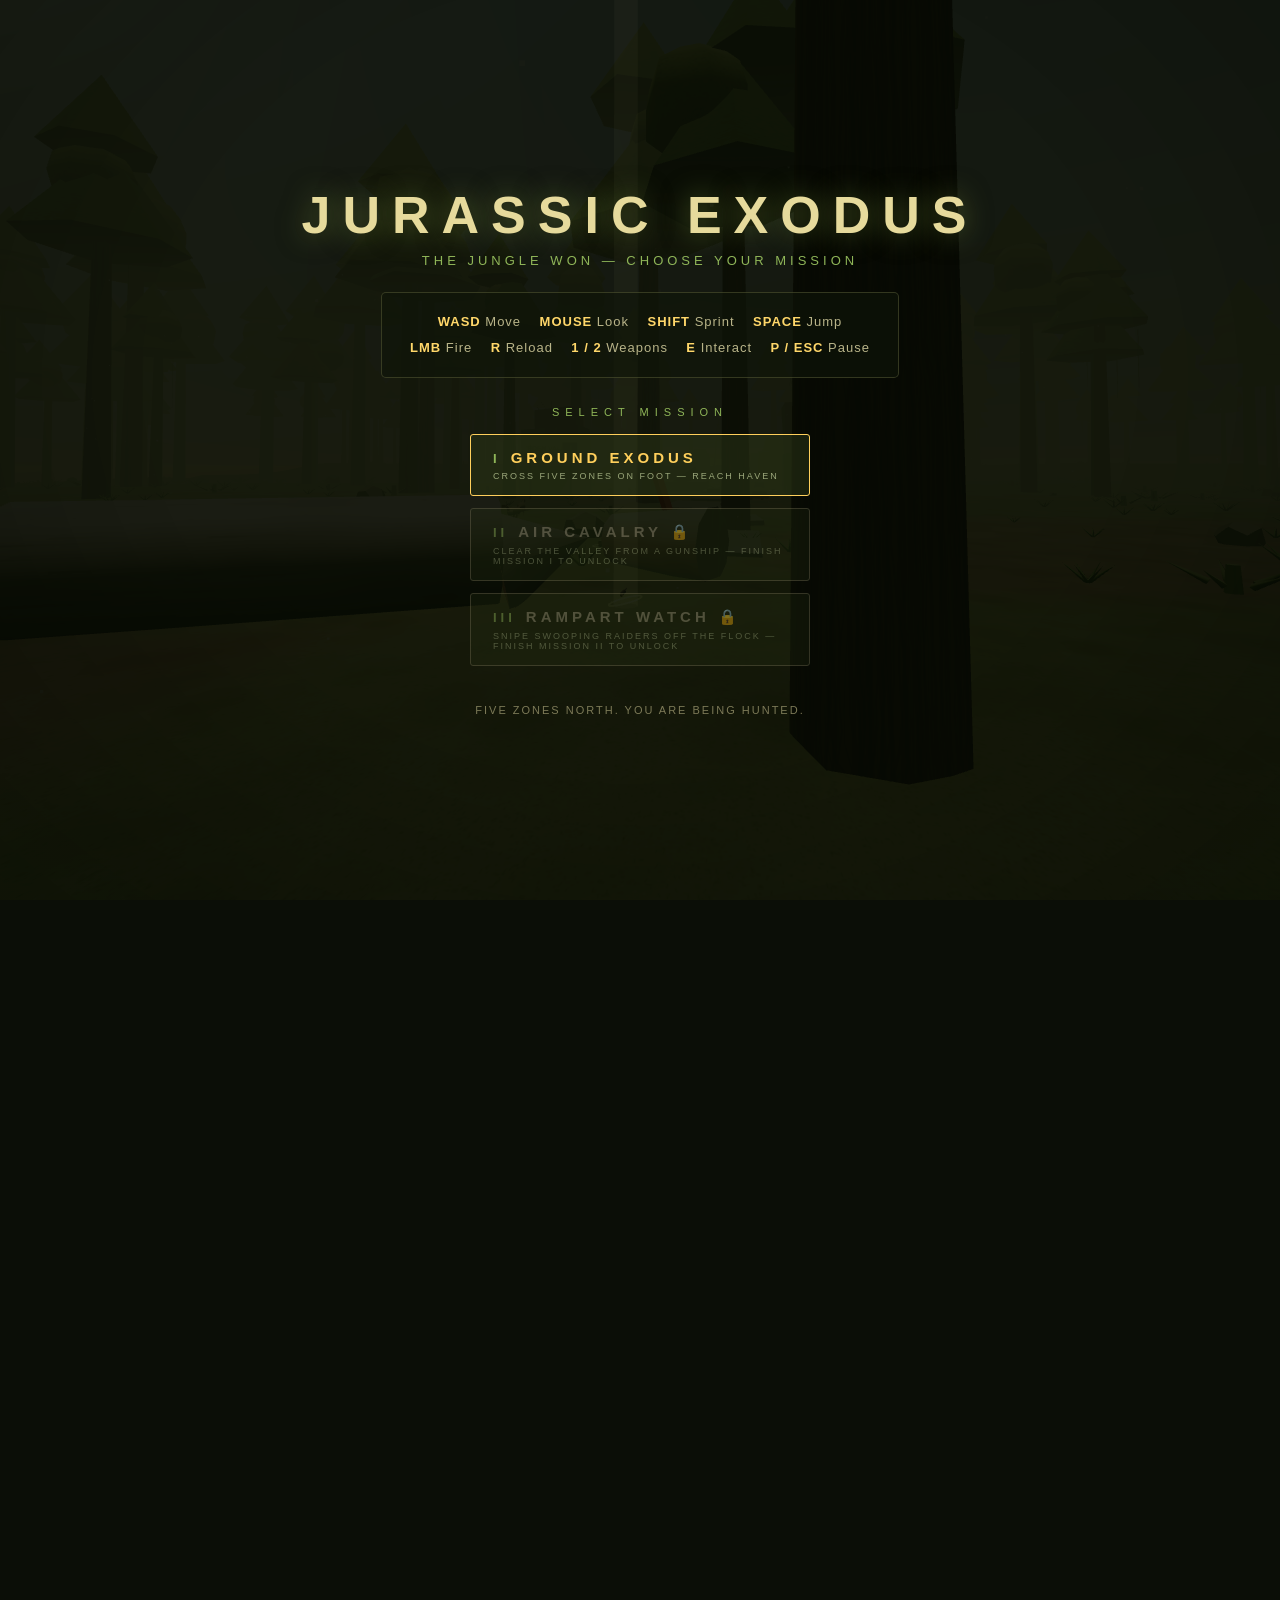
<file: index.html>
<!DOCTYPE html>
<!-- saved from url=(0056)file:///Users/brettadlard/Downloads/jurassic-exodus.html -->
<html lang="en"><head><meta http-equiv="Content-Type" content="text/html; charset=UTF-8">

<meta name="viewport" content="width=device-width,initial-scale=1">
<title>JURASSIC EXODUS</title>
<link rel="stylesheet" href="./styles.css">
</head>
<body>
<div id="o-start" class="ov hidden">
  <h1>JURASSIC EXODUS</h1>
  <div class="sub" id="startSub">The jungle won — choose your mission</div>
  <div class="panel" id="startPanel">
    <b>WASD</b> Move &nbsp;&nbsp; <b>MOUSE</b> Look &nbsp;&nbsp; <b>SHIFT</b> Sprint &nbsp;&nbsp; <b>SPACE</b> Jump<br>
    <b>LMB</b> Fire &nbsp;&nbsp; <b>R</b> Reload &nbsp;&nbsp; <b>1 / 2</b> Weapons &nbsp;&nbsp; <b>E</b> Interact &nbsp;&nbsp; <b>P / ESC</b> Pause
  </div>
  <div id="missionSel">
    <div class="msTitle">Select Mission</div>
    <button class="btn lvlBtn" id="btnLvl1"><span class="lvlNo">I</span>GROUND EXODUS<span class="lvlDesc">Cross five zones on foot — reach Haven</span></button>
    <button class="btn lvlBtn" id="btnLvl2" disabled><span class="lvlNo">II</span>AIR CAVALRY 🔒<span class="lvlDesc">Clear the valley from a gunship — finish Mission I to unlock</span></button>
    <button class="btn lvlBtn" id="btnLvl3" disabled><span class="lvlNo">III</span>RAMPART WATCH 🔒<span class="lvlDesc">Snipe swooping raptors off the flock — finish Mission I to unlock</span></button>
  </div>
  <div class="tiny" id="startTiny">FIVE ZONES NORTH. YOU ARE BEING HUNTED.</div>
</div>
<div id="o-pause" class="ov">
  <h1 style="font-size:32px;letter-spacing:8px">PAUSED</h1>
  <button class="btn" id="btnResume">RESUME</button>
  <div class="btnRow" style="margin-top:14px">
    <button class="btn ghost" id="btnRestartP">RESTART</button>
    <button class="btn ghost" id="btnMenuP">MISSION SELECT</button>
  </div>
</div>
<div id="o-dead" class="ov hidden">
  <h1 id="deadTitle" style="font-size:38px;color:#e0463a;letter-spacing:8px">THE JUNGLE RECLAIMS YOU</h1>
  <div class="sub" id="deadStats"></div>
  <div class="btnRow">
    <button class="btn" id="btnRestartD">TRY AGAIN</button>
    <button class="btn ghost" id="btnMenuD">MISSION SELECT</button>
  </div>
</div>
<div id="o-win" class="ov hidden">
  <h1 id="winTitle" style="font-size:44px;color:#ffd76a">HAVEN</h1>
  <div class="sub" id="winSub">Last sanctuary — the gates close behind you</div>
  <div class="panel" id="winStats"></div>
  <div class="btnRow">
    <button class="btn" id="btnRestartW">RUN IT AGAIN</button>
    <button class="btn ghost" id="btnMenuW">MISSION SELECT</button>
  </div>
</div>
<div id="l2hud" class="hidden">
  <div id="l2obj">ELIMINATE THE PACK</div>
  <div id="l2tr">KILLS <span id="l2kills">0</span></div>
  <div id="l2cross"><span class="rng"></span><span class="ln h"></span><span class="ln v"></span></div>
  <div id="l2warn">OVERHEATED — COOLING</div>
  <div id="l2tut">AUTOPILOT ENGAGED &nbsp;&nbsp; MOUSE — AIM &nbsp;&nbsp; LMB — CHAIN GUN</div>
  <div id="l2dmg"></div>
  <div id="l2bl">
    <div class="brow"><span class="blab">HEAT</span><div class="bar"><div id="l2heatIn" style="width:0%"></div></div></div>
  </div>
</div>
<div id="l3hud" class="hidden">
  <div id="l3obj">DEFEND THE FLOCK</div>
  <div id="l3tr">RAIDERS <span id="l3kills">0 / 18</span></div>
  <div id="l3sheepRow">FLOCK <span id="l3sheep">14 / 14</span></div>
  <div id="l3cross"><span class="rng"></span><span class="ln h"></span><span class="ln v"></span></div>
  <div id="l3scope"><div class="l3scl h"></div><div class="l3scl v"></div><div id="l3scDot"></div></div>
  <div id="l3warn">SHEEP TAKEN</div>
  <div id="l3tut">WASD — WALK THE RAMPART &nbsp; MOUSE — AIM &nbsp; LMB — FIRE &nbsp; RMB — SCOPE &nbsp; R — RELOAD</div>
  <div id="l3dmg"></div>
  <div id="l3br"><div id="l3ammo">8</div><div id="l3res">/ 240</div><div id="l3wname">M40 SCOPED RIFLE</div></div>
</div>
<div id="hud" class="">
  <canvas id="compass" width="480" height="46"></canvas>
  <div id="objText">SCAVENGE A WEAPON FROM THE WRECKAGE</div><div id="objDist">7 m</div>
  <div id="boss" class="hidden"><div id="bossLbl">TYRANT</div><div id="bossOuter"><div id="bossIn"></div></div></div>
  <div id="zoneTitle" style="opacity: 0;"></div>
  <div id="tut" style="opacity: 1;">WASD — MOVE      MOUSE — LOOK</div>
  <div id="interact"></div>
  <div id="ch">
    <div class="chl" id="chT" style="width: 2px; height: 9px; transform: translate(-1px, -24.44px);"></div>
    <div class="chl" id="chB" style="width: 2px; height: 9px; transform: translate(-1px, 15.44px);"></div>
    <div class="chl" id="chL" style="width: 9px; height: 2px; transform: translate(-24.44px, -1px);"></div>
    <div class="chl" id="chR" style="width: 9px; height: 2px; transform: translate(15.44px, -1px);"></div>
    <div id="hitm" style="opacity: 0;"><i></i><i></i></div>
  </div>
  <div id="vig" style="opacity: 0;"></div><div id="avig" style="opacity: 0;"></div>
  <div id="dmgArc" style="opacity: 0;"></div>
  <div id="bl">
    <div class="brow"><span class="blab">HP</span><div class="bar"><div id="hpIn" style="width: 100%; background: linear-gradient(90deg, rgb(95, 138, 54), rgb(166, 199, 95));"></div></div></div>
    <div class="brow"><span class="blab">ST</span><div class="bar"><div id="stIn" style="width: 100%;"></div></div></div>
  </div>
  <div id="br"><div id="ammoBig">--</div><div id="ammoRes">SCAVENGE A WEAPON</div><div id="wname"></div></div>
  <div id="tr">KILLS <span id="kills">0</span></div>
  <div id="killfeed"></div>
  <div id="flnote"></div>
  <div id="scope"><div class="scl" id="sclH"></div><div class="scl" id="sclV"></div><div id="scDot"></div></div>
</div>
<div id="grade"></div>
<script src="./JURASSIC EXODUS_files/three.min.js"></script>
<script src="./js/core.js"></script>
<script src="./js/world.js"></script>
<script src="./js/enemies.js"></script>
<script src="./js/game.js"></script>
<script src="./js/level2.js"></script>
<script src="./js/level3.js"></script>
<script src="./js/boot.js"></script>
<canvas width="1920" height="929" id="c" style="display: block; width: 1920px; height: 929px;"></canvas>


</body></html>
</file>
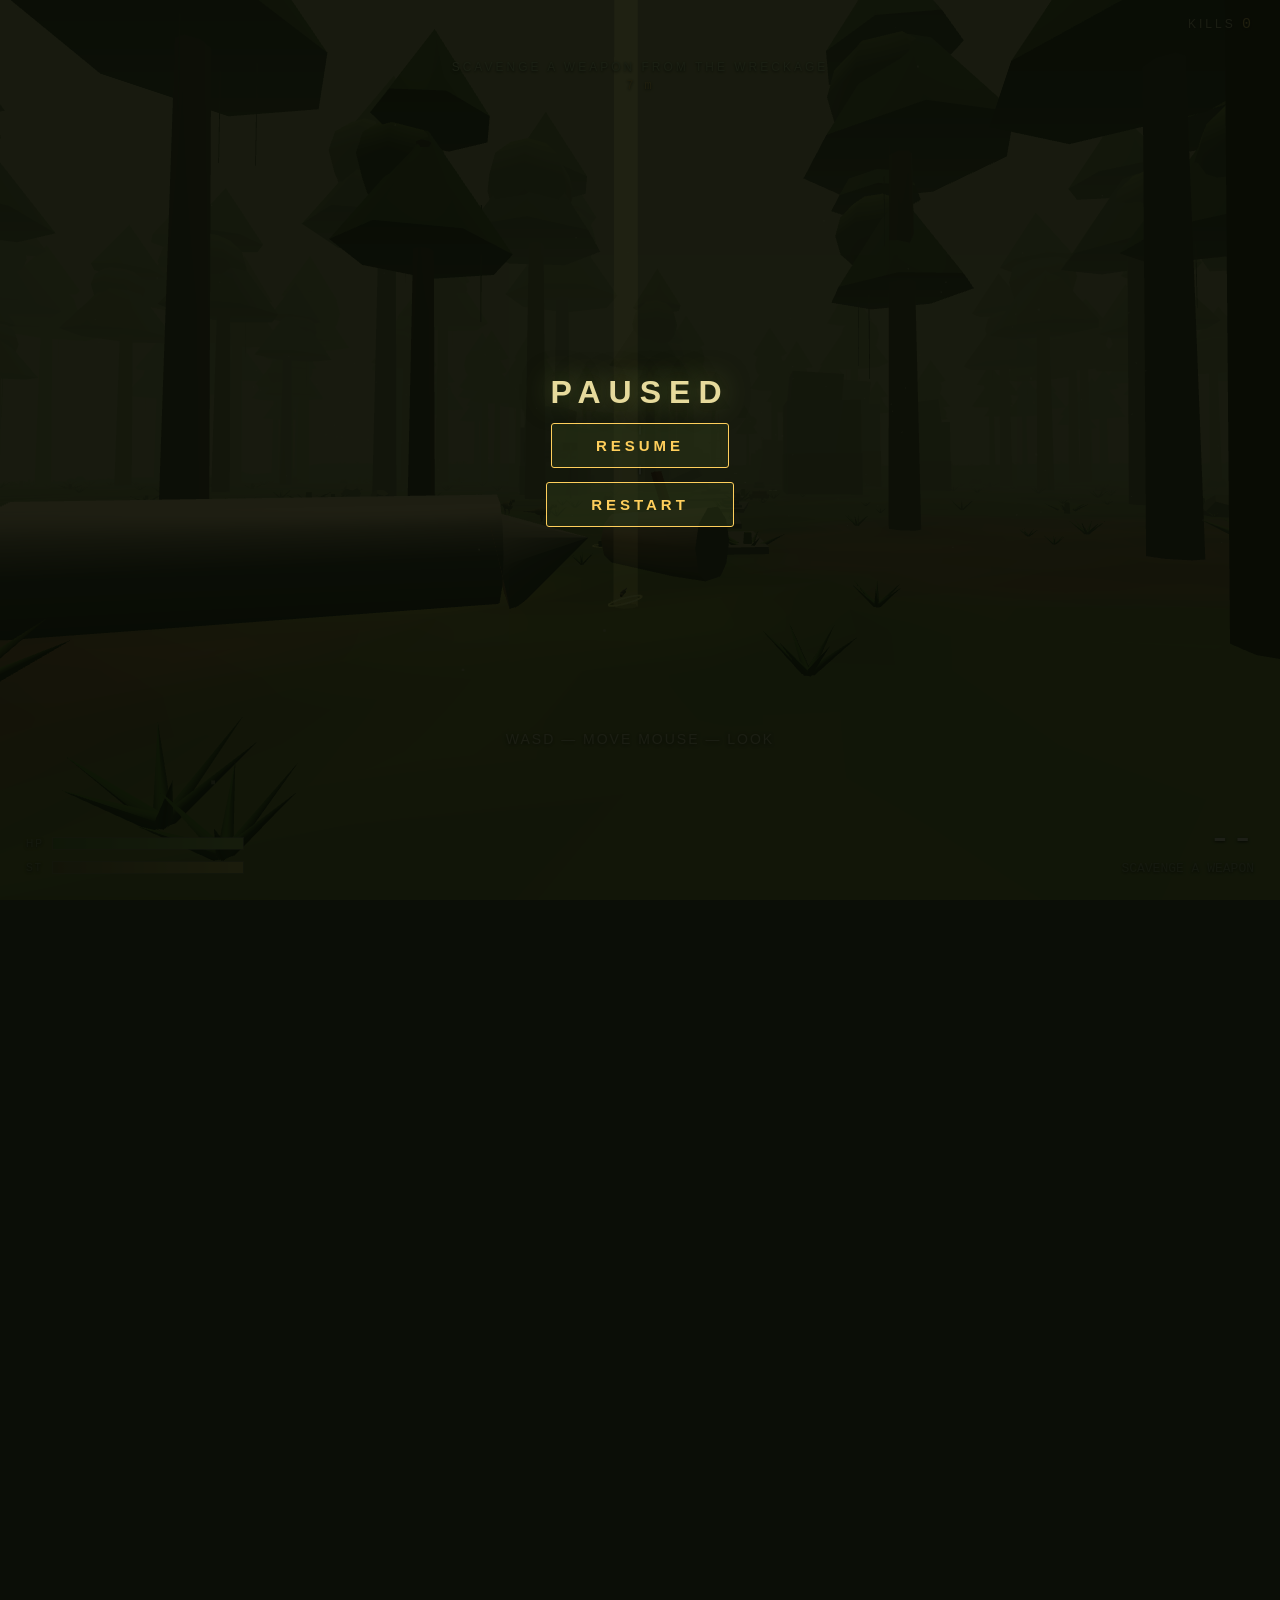
<file: JURASSIC EXODUS.html>
<!DOCTYPE html>
<!-- saved from url=(0056)file:///Users/brettadlard/Downloads/jurassic-exodus.html -->
<html lang="en"><head><meta http-equiv="Content-Type" content="text/html; charset=UTF-8">

<meta name="viewport" content="width=device-width,initial-scale=1">
<title>JURASSIC EXODUS</title>
<style>
html,body{margin:0;padding:0;overflow:hidden;background:#0b0e07;height:100%;font-family:'Segoe UI',Arial,sans-serif;user-select:none;-webkit-user-select:none;cursor:default}
canvas#c{display:block}
.ov{position:fixed;inset:0;display:flex;flex-direction:column;align-items:center;justify-content:center;background:rgba(7,10,4,.9);z-index:30;text-align:center;color:#cfc89a}
.hidden{display:none!important}
.ov h1{font-size:52px;letter-spacing:12px;margin:0 0 8px;color:#e6da9c;text-shadow:0 0 28px rgba(140,170,70,.5);font-weight:800}
.sub{color:#8fb558;letter-spacing:4px;font-size:13px;margin-bottom:24px;text-transform:uppercase}
.panel{background:rgba(14,20,9,.65);border:1px solid rgba(170,170,110,.25);padding:16px 28px;border-radius:5px;margin-bottom:24px;font-size:13px;line-height:2;color:#b9b489;letter-spacing:1px}
.panel b{color:#ffd76a;font-weight:600}
.btn{pointer-events:auto;background:rgba(40,52,22,.55);border:1px solid #ffcf5c;color:#ffcf5c;padding:13px 44px;font-size:15px;letter-spacing:4px;text-transform:uppercase;cursor:pointer;border-radius:3px;transition:background .15s,color .15s;font-weight:700;margin-top:4px}
.btn:hover{background:#ffcf5c;color:#1c2410}
.tiny{margin-top:20px;font-size:11px;color:#7d7a58;letter-spacing:2px}
#hud{position:fixed;inset:0;pointer-events:none;z-index:10}
#compass{position:fixed;top:10px;left:50%;transform:translateX(-50%)}
#objText{position:fixed;top:60px;width:100%;text-align:center;font-size:12px;letter-spacing:3px;color:#cfe3a0;text-shadow:0 1px 3px #000}
#objDist{position:fixed;top:79px;width:100%;text-align:center;font-size:12px;letter-spacing:2px;color:#ffd76a;font-family:Consolas,monospace;text-shadow:0 1px 3px #000}
#boss{position:fixed;top:102px;left:50%;transform:translateX(-50%);width:340px;text-align:center}
#bossLbl{font-size:11px;letter-spacing:8px;color:#e0463a;margin-bottom:3px;text-shadow:0 1px 3px #000}
#bossOuter{height:8px;border:1px solid rgba(224,70,58,.7);background:rgba(0,0,0,.4)}
#bossIn{height:100%;width:100%;background:linear-gradient(90deg,#7a1410,#e0463a)}
#zoneTitle{position:fixed;top:30%;width:100%;text-align:center;font-size:42px;letter-spacing:16px;color:#e8dca2;text-shadow:0 0 30px rgba(0,0,0,.8),0 2px 4px #000;opacity:0;transition:opacity .6s;font-weight:700}
#tut{position:fixed;bottom:17%;width:100%;text-align:center;font-size:14px;letter-spacing:2px;color:#d8d2a4;opacity:0;transition:opacity .4s;text-shadow:0 1px 4px #000}
#interact{position:fixed;bottom:30%;width:100%;text-align:center;font-size:16px;letter-spacing:3px;color:#ffd76a;text-shadow:0 1px 4px #000}
#ch{position:fixed;left:50%;top:50%;width:0;height:0}
.chl{position:absolute;background:#e9e6cb;box-shadow:0 0 3px rgba(0,0,0,.8)}
#hitm{position:absolute;left:0;top:0;opacity:0}
#hitm i{position:absolute;left:-9px;top:-1.5px;width:18px;height:3px;background:#fff;box-shadow:0 0 4px #000}
#hitm i:first-child{transform:rotate(45deg)}#hitm i:last-child{transform:rotate(-45deg)}
#vig{position:fixed;inset:0;box-shadow:inset 0 0 170px 55px rgba(195,18,10,1);opacity:0;pointer-events:none}
#avig{position:fixed;inset:0;box-shadow:inset 0 0 150px 40px rgba(90,200,40,.9);opacity:0;pointer-events:none}
#dmgArc{position:fixed;left:50%;top:50%;width:170px;height:170px;border:4px solid transparent;border-top-color:#ff5040;border-radius:50%;opacity:0}
#bl{position:fixed;left:26px;bottom:24px;text-shadow:0 1px 3px #000}
.brow{margin-top:6px}
.blab{display:inline-block;width:26px;font-size:10px;letter-spacing:2px;color:#9aa67a;vertical-align:middle}
.bar{display:inline-block;width:190px;height:11px;border:1px solid rgba(200,200,160,.45);background:rgba(0,0,0,.4);vertical-align:middle}
.bar div{height:100%;width:100%}
#hpIn{background:linear-gradient(90deg,#5f8a36,#a6c75f)}
#stIn{background:linear-gradient(90deg,#7d7136,#d8c45c)}
#br{position:fixed;right:26px;bottom:20px;text-align:right;text-shadow:0 1px 3px #000}
#ammoBig{font-size:38px;color:#e9e6cb;font-family:Consolas,monospace;line-height:1}
#ammoRes{font-size:13px;color:#9aa67a;font-family:Consolas,monospace;margin-top:2px}
#wname{font-size:10px;letter-spacing:4px;color:#ffd76a;margin-top:4px}
#tr{position:fixed;right:26px;top:16px;font-size:12px;letter-spacing:3px;color:#cfc89a;text-shadow:0 1px 3px #000}
#tr span{color:#ffd76a;font-family:Consolas,monospace;font-size:15px}
#flnote{position:fixed;left:14px;top:12px;font-size:10px;letter-spacing:1px;color:#6d6a4c}
</style>
</head>
<body>
<div id="o-start" class="ov hidden">
  <h1>JURASSIC EXODUS</h1>
  <div class="sub">The jungle won — cross it and reach Haven</div>
  <div class="panel">
    <b>WASD</b> Move &nbsp;&nbsp; <b>MOUSE</b> Look &nbsp;&nbsp; <b>SHIFT</b> Sprint &nbsp;&nbsp; <b>SPACE</b> Jump<br>
    <b>LMB</b> Fire &nbsp;&nbsp; <b>R</b> Reload &nbsp;&nbsp; <b>1 / 2</b> Weapons &nbsp;&nbsp; <b>E</b> Interact &nbsp;&nbsp; <b>P / ESC</b> Pause
  </div>
  <button class="btn" id="btnStart">CLICK TO PLAY</button>
  <div class="tiny">FIVE ZONES NORTH. YOU ARE BEING HUNTED.</div>
</div>
<div id="o-pause" class="ov">
  <h1 style="font-size:32px;letter-spacing:8px">PAUSED</h1>
  <button class="btn" id="btnResume">RESUME</button>
  <button class="btn" id="btnRestartP" style="margin-top:14px">RESTART</button>
</div>
<div id="o-dead" class="ov hidden">
  <h1 style="font-size:38px;color:#e0463a;letter-spacing:8px">THE JUNGLE RECLAIMS YOU</h1>
  <div class="sub" id="deadStats"></div>
  <button class="btn" id="btnRestartD">TRY AGAIN</button>
</div>
<div id="o-win" class="ov hidden">
  <h1 style="font-size:44px;color:#ffd76a">HAVEN</h1>
  <div class="sub">Last sanctuary — the gates close behind you</div>
  <div class="panel" id="winStats"></div>
  <button class="btn" id="btnRestartW">RUN IT AGAIN</button>
</div>
<div id="hud" class="">
  <canvas id="compass" width="480" height="46"></canvas>
  <div id="objText">SCAVENGE A WEAPON FROM THE WRECKAGE</div><div id="objDist">7 m</div>
  <div id="boss" class="hidden"><div id="bossLbl">TYRANT</div><div id="bossOuter"><div id="bossIn"></div></div></div>
  <div id="zoneTitle" style="opacity: 0;"></div>
  <div id="tut" style="opacity: 1;">WASD — MOVE      MOUSE — LOOK</div>
  <div id="interact"></div>
  <div id="ch">
    <div class="chl" id="chT" style="width: 2px; height: 9px; transform: translate(-1px, -24.44px);"></div>
    <div class="chl" id="chB" style="width: 2px; height: 9px; transform: translate(-1px, 15.44px);"></div>
    <div class="chl" id="chL" style="width: 9px; height: 2px; transform: translate(-24.44px, -1px);"></div>
    <div class="chl" id="chR" style="width: 9px; height: 2px; transform: translate(15.44px, -1px);"></div>
    <div id="hitm" style="opacity: 0;"><i></i><i></i></div>
  </div>
  <div id="vig" style="opacity: 0;"></div><div id="avig" style="opacity: 0;"></div>
  <div id="dmgArc" style="opacity: 0;"></div>
  <div id="bl">
    <div class="brow"><span class="blab">HP</span><div class="bar"><div id="hpIn" style="width: 100%; background: linear-gradient(90deg, rgb(95, 138, 54), rgb(166, 199, 95));"></div></div></div>
    <div class="brow"><span class="blab">ST</span><div class="bar"><div id="stIn" style="width: 100%;"></div></div></div>
  </div>
  <div id="br"><div id="ammoBig">--</div><div id="ammoRes">SCAVENGE A WEAPON</div><div id="wname"></div></div>
  <div id="tr">KILLS <span id="kills">0</span></div>
  <div id="flnote"></div>
</div>
<script src="./JURASSIC EXODUS_files/three.min.js"></script>
<script>/*JS_START*/
'use strict';
/* ============================== HELPERS ============================== */
const TAU=Math.PI*2;
const UP=new THREE.Vector3(0,1,0);
const _v1=new THREE.Vector3(),_v2=new THREE.Vector3(),_v3=new THREE.Vector3(),_v4=new THREE.Vector3();
const _ray=new THREE.Ray(),_m4=new THREE.Matrix4(),_q=new THREE.Quaternion(),_col=new THREE.Color();
function rand(a,b){return a+Math.random()*(b-a);}
function randi(a,b){return Math.floor(rand(a,b+1));}
function clamp(v,a,b){return v<a?a:(v>b?b:v);}
function lerp(a,b,t){return a+(b-a)*t;}
function wrapAng(a){while(a>Math.PI)a-=TAU;while(a<-Math.PI)a+=TAU;return a;}
function d2(ax,az,bx,bz){const dx=ax-bx,dz=az-bz;return dx*dx+dz*dz;}
function gauss(){return (Math.random()+Math.random()+Math.random())/1.5-1;}

const E={};
const keys={};
const G={state:'MENU',time:0,kills:0,shots:0,hits:0,shake:0,fallback:false,
  waveOn:false,waveT:0,waveSpawnT:0,waveDilo:false,beacon:false,beepT:0,
  objIdx:0,nextRoar:11,heartT:0,vigT:0,avigT:0,dmgArcT:0,dmgWorldAng:0,
  hitT:0,hitKill:false,mouseDown:false,noAudio:false,tutT:0,zoneT:0,objShown:''};

const player={pos:new THREE.Vector3(0,2,228),vel:new THREE.Vector3(),kvel:new THREE.Vector3(),
  yaw:0,pitch:0,hp:100,stam:100,stamCd:0,grounded:false,invuln:0,stagger:0,recoil:0,
  bobT:0,stepT:0,curSpeed:0,inWater:false,weapon:'none',has:{rifle:false,shot:false},r:0.45};

const WPN={
  rifle:{label:'AR-7 SCAVENGED RIFLE',mag:30,magSize:30,res:90,dmg:13,rate:0.115,reload:1.7,
    spread:0.005,bloomAdd:0.011,pellets:1,auto:true,range:150},
  shot:{label:'PUMP SHOTGUN',mag:6,magSize:6,res:18,dmg:9,rate:0.95,reload:2.2,
    spread:0.05,bloomAdd:0.02,pellets:8,auto:false,range:55}};
let fireCd=0,reloadT=0,bloom=0,gunKick=0,switchDip=0;

const enemies=[],acids=[],pickups=[],triggers=[],platforms=[],obsC=[],obsB=[],tracers=[];
let trexRef=null,tutQueue=[];

/* ============================== AUDIO ============================== */
let AC=null,masterGain=null,noiseBuf=null;
function initAudio(){
  if(AC){if(AC.resume)AC.resume();return;}
  const C=window.AudioContext||window.webkitAudioContext;
  if(!C){G.noAudio=true;return;}
  AC=new C();
  masterGain=AC.createGain();masterGain.gain.value=0.5;masterGain.connect(AC.destination);
  const len=AC.sampleRate*2,b=AC.createBuffer(1,len,AC.sampleRate),d=b.getChannelData(0);
  for(let i=0;i<len;i++)d[i]=Math.random()*2-1;
  noiseBuf=b;
  startDrone();
}
function playNoise(dur,freq,vol,type,delay){
  if(!AC||vol<=0.005)return;
  const t=AC.currentTime+(delay||0);
  const s=AC.createBufferSource();s.buffer=noiseBuf;s.loop=true;
  const f=AC.createBiquadFilter();f.type=type||'lowpass';f.frequency.value=freq;f.Q.value=0.8;
  const g=AC.createGain();
  g.gain.setValueAtTime(0.0001,t);g.gain.linearRampToValueAtTime(vol,t+0.008);
  g.gain.exponentialRampToValueAtTime(0.0001,t+dur);
  s.connect(f);f.connect(g);g.connect(masterGain);
  s.start(t);s.stop(t+dur+0.05);
}
function playTone(freq,dur,vol,type,slideTo,delay){
  if(!AC||vol<=0.005)return;
  const t=AC.currentTime+(delay||0);
  const o=AC.createOscillator();o.type=type||'sine';
  o.frequency.setValueAtTime(Math.max(1,freq),t);
  if(slideTo)o.frequency.exponentialRampToValueAtTime(Math.max(1,slideTo),t+dur);
  const g=AC.createGain();
  g.gain.setValueAtTime(0.0001,t);g.gain.linearRampToValueAtTime(vol,t+0.012);
  g.gain.exponentialRampToValueAtTime(0.0001,t+dur);
  o.connect(g);g.connect(masterGain);
  o.start(t);o.stop(t+dur+0.06);
}
function startDrone(){
  if(!AC)return;
  const o=AC.createOscillator();o.type='triangle';o.frequency.value=46;
  const g=AC.createGain();g.gain.value=0.04;
  o.connect(g);g.connect(masterGain);o.start();
  const s=AC.createBufferSource();s.buffer=noiseBuf;s.loop=true;
  const f=AC.createBiquadFilter();f.type='lowpass';f.frequency.value=210;
  const g2=AC.createGain();g2.gain.value=0.045;
  s.connect(f);f.connect(g2);g2.connect(masterGain);s.start();
  const lfo=AC.createOscillator();lfo.frequency.value=0.07;
  const lg=AC.createGain();lg.gain.value=0.02;
  lfo.connect(lg);lg.connect(g2.gain);lfo.start();
}
function distGain(pos,maxD,base){
  const d=Math.sqrt(d2(pos.x,pos.z,player.pos.x,player.pos.z));
  return clamp(base*(1-d/maxD),0,base);
}
function roarSfx(vol,base,dur){
  if(!AC||vol<=0.01)return;
  base=base||70;dur=dur||1.2;
  const t=AC.currentTime;
  [0,7,-9].forEach(function(det){
    const o=AC.createOscillator();o.type='sawtooth';
    o.frequency.setValueAtTime(base+det,t);
    o.frequency.exponentialRampToValueAtTime(base*0.55,t+dur);
    o.detune.value=det*9;
    const f=AC.createBiquadFilter();f.type='lowpass';f.frequency.value=420;
    const g=AC.createGain();
    g.gain.setValueAtTime(0.0001,t);g.gain.linearRampToValueAtTime(vol*0.5,t+0.06);
    g.gain.exponentialRampToValueAtTime(0.0001,t+dur);
    o.connect(f);f.connect(g);g.connect(masterGain);
    o.start(t);o.stop(t+dur+0.1);
  });
  playNoise(dur*0.8,300,vol*0.5);
}
function growlSfx(vol){
  if(vol<=0.01)return;
  roarSfx(vol*0.7,rand(50,62),0.55);
}
function screechSfx(vol){playTone(820,0.42,vol,'sawtooth',1500);playNoise(0.3,2400,vol*0.5,'bandpass');}
function sfxShot(){playNoise(0.15,1800,0.62);playNoise(0.32,260,0.5);playTone(140,0.07,0.2,'square',60);}
function sfxShotgun(){playNoise(0.22,1200,0.8);playNoise(0.45,180,0.65);playTone(90,0.12,0.3,'square',45);}
function sfxDry(){playNoise(0.04,2600,0.16,'bandpass');}
function sfxReload(dur){
  playNoise(0.035,2400,0.2,'bandpass',0.06);
  playNoise(0.04,1700,0.22,'bandpass',dur*0.55);
  playNoise(0.05,2100,0.25,'bandpass',dur*0.92);
}
function sfxStep(loud){
  playNoise(0.07,rand(330,560),loud?0.2:0.1);
}
function sfxPickup(){playTone(620,0.08,0.18,'square');playTone(930,0.1,0.16,'square',0,0.07);}
function sfxMed(){playTone(520,0.12,0.18,'triangle',780);playTone(780,0.16,0.14,'triangle',1040,0.1);}
function sfxHitmark(){playTone(1250,0.035,0.12,'square');}
function sfxKill(){playTone(330,0.13,0.2,'sawtooth',150);}
function sfxGrunt(){playNoise(0.14,420,0.34);playTone(110,0.12,0.22,'sawtooth',70);}
function sfxHeart(){playTone(54,0.1,0.5,'sine');playTone(47,0.1,0.4,'sine',0,0.14);}
function sfxSting(){
  const n=[392,523,659,784,1046];
  for(let i=0;i<n.length;i++)playTone(n[i],0.5,0.16,'triangle',0,i*0.13);
}
function sfxSpit(){playNoise(0.13,900,0.28,'bandpass');playTone(300,0.1,0.12,'sawtooth',140);}
function sfxSplash(){playNoise(0.22,640,0.22);}
function sfxBoom(vol){if(vol<=0.01)return;playTone(38,0.2,vol,'sine');playNoise(0.16,130,vol*0.8);}
function sfxClick(){playNoise(0.03,2200,0.14,'bandpass');}
function sfxBeacon(){playTone(220,0.9,0.26,'sine',880);playTone(440,1.3,0.18,'triangle',1760,0.15);}
function sfxBeep(){playTone(1180,0.06,0.05,'sine');}
function sfxLand(){playNoise(0.09,260,0.22);}

/* ============================== SCENE / RENDERER ============================== */
const renderer=new THREE.WebGLRenderer({antialias:true});
renderer.setPixelRatio(Math.min(window.devicePixelRatio||1,1.5));
renderer.setSize(window.innerWidth,window.innerHeight);
renderer.shadowMap.enabled=true;
renderer.shadowMap.type=THREE.PCFSoftShadowMap;
renderer.domElement.id='c';
document.body.appendChild(renderer.domElement);
const cv=renderer.domElement;

const scene=new THREE.Scene();
scene.background=new THREE.Color(0xbab277);
scene.fog=new THREE.FogExp2(0xa6ab6c,0.0115);

const camera=new THREE.PerspectiveCamera(72,window.innerWidth/window.innerHeight,0.1,420);
camera.rotation.order='YXZ';
scene.add(camera);

const hemi=new THREE.HemisphereLight(0xd8d29a,0x27401f,0.62);
scene.add(hemi);
const sun=new THREE.DirectionalLight(0xffd9a8,1.05);
sun.castShadow=true;
sun.shadow.mapSize.set(1024,1024);
sun.shadow.camera.left=-48;sun.shadow.camera.right=48;
sun.shadow.camera.top=48;sun.shadow.camera.bottom=-48;
sun.shadow.camera.near=4;sun.shadow.camera.far=220;
sun.shadow.bias=-0.0008;
scene.add(sun);scene.add(sun.target);

window.addEventListener('resize',function(){
  camera.aspect=window.innerWidth/window.innerHeight;
  camera.updateProjectionMatrix();
  renderer.setSize(window.innerWidth,window.innerHeight);
});

/* ============================== TERRAIN ============================== */
function groundHeight(x,z){
  let h=Math.sin(x*0.045)*Math.cos(z*0.05)*0.5+Math.sin(x*0.013+z*0.021)*0.7;
  const rd=Math.abs(z);
  if(rd<14)h-=2.5*Math.cos(rd/14*Math.PI*0.5);
  h+=6*Math.exp(-((z+108)*(z+108))/1400);
  return h;
}
function supportHeight(x,z,y){
  let h=groundHeight(x,z);
  for(let i=0;i<platforms.length;i++){const p=platforms[i];
    if(x>p.x0&&x<p.x1&&z>p.z0&&z<p.z1&&p.top>h&&y>p.top-0.7)h=p.top;}
  return h;
}
function addPlatform(x0,x1,z0,z1,top){platforms.push({x0:x0,x1:x1,z0:z0,z1:z1,top:top});}

/* ============================== MATERIALS / BUILD HELPERS ============================== */
function matStd(c,rough,metal,extra){
  const o={color:c,roughness:(rough===undefined?0.9:rough),metalness:metal||0};
  if(extra)for(const k in extra)o[k]=extra[k];
  return new THREE.MeshStandardMaterial(o);
}
function canvasTex(w,h,draw){
  const cnv=document.createElement('canvas');cnv.width=w;cnv.height=h;
  const ctx=cnv.getContext('2d');
  if(ctx)draw(ctx,w,h);
  const tx=new THREE.CanvasTexture(cnv);
  return tx;
}
function mergeGeos(items){
  const pos=[],norm=[],nm=new THREE.Matrix3(),v=new THREE.Vector3();
  for(let i=0;i<items.length;i++){
    const it=items[i];
    const g=it.g.index?it.g.toNonIndexed():it.g;
    const p=g.attributes.position,n=g.attributes.normal;
    nm.getNormalMatrix(it.m);
    for(let j=0;j<p.count;j++){
      v.fromBufferAttribute(p,j).applyMatrix4(it.m);pos.push(v.x,v.y,v.z);
      v.fromBufferAttribute(n,j).applyNormalMatrix(nm);norm.push(v.x,v.y,v.z);
    }
  }
  const out=new THREE.BufferGeometry();
  out.setAttribute('position',new THREE.Float32BufferAttribute(pos,3));
  out.setAttribute('normal',new THREE.Float32BufferAttribute(norm,3));
  return out;
}
function tMat(x,y,z,ry,s){
  _q.setFromEuler(new THREE.Euler(0,ry||0,0));
  return new THREE.Matrix4().compose(new THREE.Vector3(x,y,z),_q.clone(),new THREE.Vector3(s||1,s||1,s||1));
}
function addObsC(x,z,r){obsC.push({x:x,z:z,r:r});}
function addObsB(mesh,pad){
  mesh.updateWorldMatrix(true,true);
  const b3=new THREE.Box3().setFromObject(mesh);
  if(pad)b3.expandByScalar(pad);
  obsB.push({x0:b3.min.x,x1:b3.max.x,y0:b3.min.y,y1:b3.max.y,z0:b3.min.z,z1:b3.max.z,box3:b3});
}
const KEEPOUT=[{x:0,z:228,r:7},{x:1.5,z:221,r:4},{x:8,z:0,r:12},{x:-6,z:-108,r:10},
  {x:0,z:-228,r:14},{x:-10,z:224,r:10},{x:0,z:-176,r:9}];
function inKeepout(x,z,extra){
  for(let i=0;i<KEEPOUT.length;i++){const k=KEEPOUT[i];
    if(d2(x,z,k.x,k.z)<(k.r+(extra||0))*(k.r+(extra||0)))return true;}
  return false;
}
function inCanyonWalls(x,z){return z<-146&&z>-216&&Math.abs(x)>15;}

function buildTerrain(){
  const seg=96,size=500;
  const geo=new THREE.PlaneGeometry(size,size,seg,seg);
  geo.rotateX(-Math.PI/2);
  const p=geo.attributes.position,colors=[];
  const c=new THREE.Color();
  for(let i=0;i<p.count;i++){
    const x=p.getX(i),z=p.getZ(i);
    const h=groundHeight(x,z);
    p.setY(i,h);
    if(h<-0.8)c.setHex(0x5b4a33);
    else if(h>4)c.setHex(0x6e6c56);
    else c.setHex(0x47592b);
    c.offsetHSL(rand(-0.015,0.015),rand(-0.04,0.04),rand(-0.03,0.03));
    colors.push(c.r,c.g,c.b);
  }
  geo.setAttribute('color',new THREE.Float32BufferAttribute(colors,3));
  geo.computeVertexNormals();
  const m=new THREE.Mesh(geo,new THREE.MeshStandardMaterial({vertexColors:true,roughness:1,metalness:0}));
  m.receiveShadow=true;
  scene.add(m);
  const water=new THREE.Mesh(new THREE.PlaneGeometry(500,27),
    new THREE.MeshStandardMaterial({color:0x33503f,roughness:0.25,metalness:0.15,transparent:true,opacity:0.8}));
  water.rotation.x=-Math.PI/2;water.position.set(0,-1.05,0);
  scene.add(water);
}

/* ============================== VEGETATION (INSTANCED) ============================== */
function fillInstanced(mesh,count,place){
  let i=0,guard=0;
  while(i<count&&guard<count*30){
    guard++;
    const t=place();
    if(!t)continue;
    mesh.setMatrixAt(i,t);
    i++;
  }
  mesh.count=i;
  mesh.instanceMatrix.needsUpdate=true;
  mesh.frustumCulled=false;
  scene.add(mesh);
}
function randLandSpot(margin){
  const x=rand(-240,240),z=rand(-240,240);
  if(Math.abs(z)<15)return null;
  if(inCanyonWalls(x,z))return null;
  if(z<-216&&z>-244)return null;
  if(inKeepout(x,z,margin||0))return null;
  return {x:x,z:z};
}
function buildVegetation(){
  // colossal trees
  const trunkGeo=new THREE.CylinderGeometry(0.75,1.15,34,7);
  const trunkMat=matStd(0x4c3a26,0.95);
  const trunks=new THREE.InstancedMesh(trunkGeo,trunkMat,140);
  trunks.castShadow=true;
  const canGeoA=new THREE.ConeGeometry(7.5,11,7);
  const canMatA=matStd(0x2f4a1f,0.95);
  const canA=new THREE.InstancedMesh(canGeoA,canMatA,140);
  const canGeoB=new THREE.ConeGeometry(5,8,7);
  const canMatB=matStd(0x3c5c26,0.95);
  const canB=new THREE.InstancedMesh(canGeoB,canMatB,140);
  const blobGeo=new THREE.SphereGeometry(4,7,6);
  const blobMat=matStd(0x55702c,0.95);
  const blob=new THREE.InstancedMesh(blobGeo,blobMat,140);
  const treeSpots=[];
  let n=0,guard=0;
  while(n<140&&guard<4000){
    guard++;
    const s=randLandSpot(2);if(!s)continue;
    if(s.z>64&&s.z<152&&Math.abs(s.x)<46&&Math.random()<0.72)continue;
    const sc=rand(0.8,1.65),gh=groundHeight(s.x,s.z);
    trunks.setMatrixAt(n,tMat(s.x,gh+17*sc,s.z,rand(0,TAU),sc));
    canA.setMatrixAt(n,tMat(s.x+rand(-1,1),gh+(30+rand(0,4))*sc,s.z+rand(-1,1),rand(0,TAU),sc));
    canB.setMatrixAt(n,tMat(s.x+rand(-2,2),gh+(38+rand(0,3))*sc,s.z+rand(-2,2),rand(0,TAU),sc));
    blob.setMatrixAt(n,tMat(s.x+rand(-3,3),gh+33*sc,s.z+rand(-3,3),0,sc*rand(0.8,1.2)));
    addObsC(s.x,s.z,1.15*sc);
    treeSpots.push({x:s.x,z:s.z,y:gh+28*sc});
    n++;
  }
  [trunks,canA,canB,blob].forEach(function(m){m.count=n;m.instanceMatrix.needsUpdate=true;m.frustumCulled=false;scene.add(m);});
  // ferns: merged blade cluster
  const blade=new THREE.ConeGeometry(0.1,1.35,4);
  const fernItems=[];
  for(let i=0;i<6;i++){
    const a=i/6*TAU;
    const m=new THREE.Matrix4().makeRotationY(a)
      .multiply(new THREE.Matrix4().makeRotationX(0.85))
      .multiply(new THREE.Matrix4().makeTranslation(0,0.65,0));
    fernItems.push({g:blade,m:m});
  }
  const fernGeo=mergeGeos(fernItems);
  const ferns=new THREE.InstancedMesh(fernGeo,matStd(0x3f6b22,1),750);
  fillInstanced(ferns,750,function(){
    const s=randLandSpot(0);if(!s)return null;
    return tMat(s.x,groundHeight(s.x,s.z),s.z,rand(0,TAU),rand(0.7,1.5));
  });
  // cycads
  const cyItems=[{g:new THREE.CylinderGeometry(0.22,0.3,1.1,6),m:new THREE.Matrix4().makeTranslation(0,0.55,0)}];
  for(let i=0;i<5;i++){
    const a=i/5*TAU;
    cyItems.push({g:new THREE.ConeGeometry(0.14,1.5,4),
      m:new THREE.Matrix4().makeRotationY(a).multiply(new THREE.Matrix4().makeRotationX(1.1)).multiply(new THREE.Matrix4().makeTranslation(0,1.55,0))});
  }
  const cycads=new THREE.InstancedMesh(mergeGeos(cyItems),matStd(0x4f7028,1),220);
  cycads.castShadow=true;
  fillInstanced(cycads,220,function(){
    const s=randLandSpot(0);if(!s)return null;
    return tMat(s.x,groundHeight(s.x,s.z),s.z,rand(0,TAU),rand(0.8,1.6));
  });
  // hanging vines from canopies
  const vineGeo=new THREE.CylinderGeometry(0.05,0.03,9,4);
  const vines=new THREE.InstancedMesh(vineGeo,matStd(0x44561f,1),160);
  fillInstanced(vines,160,function(){
    if(!treeSpots.length)return null;
    const t=treeSpots[randi(0,treeSpots.length-1)];
    return tMat(t.x+rand(-4,4),t.y-4.5+rand(-2,2),t.z+rand(-4,4),0,rand(0.7,1.3));
  });
  // mossy rocks
  const rocks=new THREE.InstancedMesh(new THREE.DodecahedronGeometry(1,0),matStd(0x66684f,1),90);
  rocks.castShadow=true;
  fillInstanced(rocks,90,function(){
    const s=randLandSpot(0);if(!s)return null;
    const sc=rand(0.5,2);
    const m=tMat(s.x,groundHeight(s.x,s.z)+sc*0.3,s.z,rand(0,TAU),sc);
    return m;
  });
}

/* ============================== RUINS OF THE OLD WORLD ============================== */
const CONC=matStd(0x8d8a7e,0.95),CONC2=matStd(0x77746a,0.95),REBAR=matStd(0x4a3326,0.7,0.5);
function makeRuin(x,z,w,h,d,collapsed){
  const gh=groundHeight(x,z);
  const g=new THREE.Group();
  const box=new THREE.Mesh(new THREE.BoxGeometry(w,h,d),CONC);
  box.position.y=h/2-0.4;box.castShadow=true;box.receiveShadow=true;
  g.add(box);
  const top=new THREE.Mesh(new THREE.BoxGeometry(w*0.7,h*0.35,d*0.8),CONC2);
  top.position.set(rand(-w*0.15,w*0.15),h+h*0.1,rand(-d*0.1,d*0.1));
  top.rotation.z=rand(-0.12,0.12);top.castShadow=true;
  g.add(top);
  if(collapsed){box.scale.y=0.45;box.position.y=h*0.225-0.4;top.position.y=h*0.5;top.rotation.z=rand(0.3,0.6);}
  for(let i=0;i<3;i++){
    const rb=new THREE.Mesh(new THREE.CylinderGeometry(0.035,0.035,rand(1.5,3),4),REBAR);
    rb.position.set(rand(-w*0.4,w*0.4),(collapsed?h*0.5:h+h*0.28),rand(-d*0.4,d*0.4));
    rb.rotation.set(rand(-0.5,0.5),0,rand(-0.5,0.5));
    g.add(rb);
  }
  const moss=new THREE.Mesh(new THREE.BoxGeometry(w*1.02,collapsed?h*0.2:h*0.45,d*1.02),matStd(0x42561f,1));
  moss.position.y=(collapsed?h*0.1:h*0.22)-0.35;
  g.add(moss);
  g.position.set(x,gh,z);
  scene.add(g);
  box.updateWorldMatrix(true,true);
  const b3=new THREE.Box3().setFromObject(box);
  obsB.push({x0:b3.min.x,x1:b3.max.x,y0:b3.min.y,y1:b3.max.y,z0:b3.min.z,z1:b3.max.z,box3:b3});
  return g;
}
const RUST=[0x8a4a2a,0x6b3b22,0x55514c,0x7a6a33,0x5e4838];
function makeCar(x,z,ry){
  const gh=groundHeight(x,z);
  const g=new THREE.Group();
  const bm=matStd(RUST[randi(0,RUST.length-1)],0.85,0.25);
  const body=new THREE.Mesh(new THREE.BoxGeometry(1.9,0.55,4.2),bm);
  body.position.y=0.55;body.castShadow=true;g.add(body);
  const cab=new THREE.Mesh(new THREE.BoxGeometry(1.7,0.5,2),bm);
  cab.position.set(0,1.05,-0.2);cab.castShadow=true;g.add(cab);
  const wg=new THREE.CylinderGeometry(0.36,0.36,0.25,8),wm=matStd(0x26241f,1);
  [[0.85,1.3],[-0.85,1.3],[0.85,-1.3],[-0.85,-1.3]].forEach(function(o){
    const w=new THREE.Mesh(wg,wm);w.rotation.z=Math.PI/2;
    w.position.set(o[0],0.3,o[1]);g.add(w);
  });
  g.position.set(x,gh-0.12,z);
  g.rotation.set(rand(-0.05,0.05),ry,rand(-0.06,0.06));
  scene.add(g);
  addObsB(g);
}
function makeBillboard(x,z,ry,line1,line2){
  const gh=groundHeight(x,z);
  const g=new THREE.Group();
  const pm=matStd(0x4a4438,0.8,0.4);
  for(const ox of [-3,3]){
    const p=new THREE.Mesh(new THREE.CylinderGeometry(0.12,0.14,8,6),pm);
    p.position.set(ox,4,0);g.add(p);
  }
  const tex=canvasTex(512,192,function(ctx,w,h){
    ctx.fillStyle='#b9ab85';ctx.fillRect(0,0,w,h);
    ctx.fillStyle='#5e4838';
    ctx.font='700 64px Arial';ctx.textAlign='center';
    ctx.fillText(line1,w/2,82);
    ctx.font='700 40px Arial';ctx.fillText(line2,w/2,142);
    ctx.fillStyle='#3a4422';
    for(let i=0;i<26;i++)ctx.fillRect(rand(0,w),rand(0,h),rand(8,60),rand(4,22));
    ctx.clearRect(w*0.72,0,w*0.28,h*rand(0.3,0.6));
  });
  const board=new THREE.Mesh(new THREE.PlaneGeometry(8,3),
    new THREE.MeshStandardMaterial({map:tex,roughness:0.95,side:THREE.DoubleSide}));
  board.position.y=7;board.rotation.x=rand(-0.06,0.06);board.castShadow=true;
  g.add(board);
  g.position.set(x,gh,z);g.rotation.y=ry;
  scene.add(g);
}
function buildCrashSite(){
  const g=new THREE.Group();
  const fm=matStd(0xbfbcb2,0.7,0.35);
  const fus=new THREE.Mesh(new THREE.CylinderGeometry(2.3,2.3,16,12),fm);
  fus.rotation.z=Math.PI/2;fus.rotation.y=0.5;fus.position.set(-11,1.5,225);
  fus.castShadow=true;g.add(fus);
  const nose=new THREE.Mesh(new THREE.ConeGeometry(2.3,4,12),fm);
  nose.rotation.z=-Math.PI/2;nose.rotation.y=0.5;
  nose.position.set(-11+Math.cos(0.5)*10,1.4,225-Math.sin(0.5)*10);
  nose.rotation.x=0.5;g.add(nose);
  const strip=new THREE.Mesh(new THREE.BoxGeometry(15.5,0.35,0.1),matStd(0x2a2e30,0.6));
  strip.rotation.y=0.5;strip.position.set(-11,2.1,225+2.25);g.add(strip);
  const tail=new THREE.Mesh(new THREE.CylinderGeometry(1.4,2,6,10),fm);
  tail.rotation.z=Math.PI/2;tail.position.set(2,1,213);tail.rotation.y=-0.4;
  tail.castShadow=true;g.add(tail);
  const fin=new THREE.Mesh(new THREE.BoxGeometry(0.25,3.5,2.6),matStd(0x9a3b28,0.8));
  fin.position.set(2,3,211.5);fin.rotation.z=0.3;g.add(fin);
  const wing=new THREE.Mesh(new THREE.BoxGeometry(11,0.3,2.6),fm);
  wing.position.set(-20,0.6,217);wing.rotation.set(0.1,0.7,0.18);wing.castShadow=true;
  g.add(wing);
  scene.add(g);
  addObsB(fus);addObsB(tail);addObsB(wing);
  // smoldering fire glow
  const fire=new THREE.PointLight(0xff7a30,1.1,16);
  fire.position.set(-6,2,222);scene.add(fire);
}
function buildHighway(){
  const slabGeo=new THREE.BoxGeometry(8,0.45,12);
  const slabMat=matStd(0x707064,0.95);
  for(let z=200;z>-64;z-=17){
    if(Math.abs(z)<15)continue;
    if(Math.random()<0.22)continue;
    const x=6+Math.sin(z*0.03)*4+rand(-1.5,1.5);
    const gh=groundHeight(x,z);
    const s=new THREE.Mesh(slabGeo,slabMat);
    s.position.set(x,gh+0.1,z);
    s.rotation.set(rand(-0.03,0.03),rand(-0.08,0.08),rand(-0.04,0.04));
    s.receiveShadow=true;s.castShadow=true;
    scene.add(s);
    addPlatform(x-4,x+4,z-6,z+6,gh+0.33);
  }
}
function buildCity(){
  const defs=[[-26,140,10,12,9],[20,134,12,16,10],[-34,112,14,7,12,true],[30,104,11,18,9],
    [-18,92,9,14,8],[16,74,10,9,9],[34,84,12,7,10,true],[-32,72,10,15,9],[-4,126,8,5,7,true],[40,120,9,13,8]];
  defs.forEach(function(d){makeRuin(d[0],d[1],d[2],d[3],d[4],d[5]);});
  const cars=[[5,168,0.2],[9,150,-0.3],[2,142,1.4],[-12,128,0.7],[10,118,-0.1],[24,116,2.2],
    [-6,104,0.4],[14,96,-0.8],[3,82,0.1],[-22,80,1.9],[8,60,-0.4]];
  cars.forEach(function(c){makeCar(c[0],c[1],c[2]);});
  makeBillboard(-22,156,0.4,'EDEN VALLEY','RESORT - 12 MI');
  makeBillboard(28,66,-2.6,'LAST EXIT','FUEL  FOOD');
}
function buildBridge(){
  const dm=matStd(0x6d6d62,0.95),rm=matStd(0x55584e,0.85,0.3);
  function deck(zc,len){
    const d=new THREE.Mesh(new THREE.BoxGeometry(5,0.5,len),dm);
    d.position.set(8,1.15,zc);d.castShadow=true;d.receiveShadow=true;
    scene.add(d);
    addPlatform(5.5,10.5,zc-len/2,zc+len/2,1.4);
    for(const sx of [5.7,10.3]){
      const r=new THREE.Mesh(new THREE.BoxGeometry(0.18,0.85,len),rm);
      r.position.set(sx,1.85,zc);scene.add(r);addObsB(r);
    }
    const pil=new THREE.Mesh(new THREE.CylinderGeometry(0.6,0.7,4.5,7),dm);
    pil.position.set(8,-1,zc);scene.add(pil);
  }
  deck(7.9,11.3);
  deck(-7.9,11.3);
  // steps up
  const stepDefs=[[14.2,0.5],[13.7,0.95],[-13.7,0.95],[-14.2,0.5]];
  stepDefs.forEach(function(s){
    const b=new THREE.Mesh(new THREE.BoxGeometry(5,0.5,1.1),dm);
    b.position.set(8,s[1]-0.25,s[0]);b.castShadow=true;scene.add(b);
    addPlatform(5.5,10.5,s[0]-0.55,s[0]+0.55,s[1]);
  });
  // fallen slab in the gap
  const fall=new THREE.Mesh(new THREE.BoxGeometry(4.6,0.5,5),dm);
  fall.position.set(8.3,-0.85,0);fall.rotation.set(0.22,0.15,0.08);
  scene.add(fall);
  addPlatform(6,10.6,-2.2,2.2,-0.55);
}
function buildTower(){
  const tm=matStd(0x7a4a30,0.7,0.5);
  const baseY=groundHeight(-6,-108);
  const g=new THREE.Group();
  for(const o of [[-1.7,-1.7],[1.7,-1.7],[-1.7,1.7],[1.7,1.7]]){
    const leg=new THREE.Mesh(new THREE.CylinderGeometry(0.14,0.2,23,6),tm);
    leg.position.set(o[0]*0.75,11.5,o[1]*0.75);
    leg.rotation.set(o[1]*-0.045,0,o[0]*0.045);
    leg.castShadow=true;g.add(leg);
    addObsC(-6+o[0],-108+o[1],0.3);
  }
  for(let i=0;i<4;i++){
    const br=new THREE.Mesh(new THREE.BoxGeometry(2.6-i*0.4,0.12,0.12),tm);
    br.position.set(0,4+i*5,0);br.rotation.y=i*0.7;g.add(br);
    const br2=br.clone();br2.rotation.y+=Math.PI/2;g.add(br2);
  }
  const top=new THREE.Mesh(new THREE.BoxGeometry(1.6,0.3,1.6),tm);
  top.position.y=23;g.add(top);
  const ant=new THREE.Mesh(new THREE.CylinderGeometry(0.04,0.06,6,5),tm);
  ant.position.y=26;g.add(ant);
  g.position.set(-6,baseY,-108);
  scene.add(g);
  // console
  const con=new THREE.Mesh(new THREE.BoxGeometry(1.3,1.15,0.6),matStd(0x3a4034,0.6,0.4));
  con.position.set(-3.4,groundHeight(-3.4,-105.6)+0.6,-105.6);
  con.rotation.y=0.6;con.castShadow=true;scene.add(con);addObsB(con);
  const scr=new THREE.Mesh(new THREE.PlaneGeometry(0.8,0.45),
    new THREE.MeshStandardMaterial({color:0x16331a,emissive:0x2c7a36,emissiveIntensity:0.8,roughness:0.4}));
  scr.position.set(-3.4+Math.sin(0.6)*0.31,groundHeight(-3.4,-105.6)+0.85,-105.6+Math.cos(0.6)*0.31);
  scr.rotation.y=0.6;scene.add(scr);
  // sandbag ring
  for(let i=0;i<7;i++){
    const a=i/7*TAU;
    const sb=new THREE.Mesh(new THREE.BoxGeometry(1.4,0.6,0.7),matStd(0x8a7d5a,1));
    const sx=-6+Math.sin(a)*6.5,sz=-108+Math.cos(a)*6.5;
    sb.position.set(sx,groundHeight(sx,sz)+0.3,sz);
    sb.rotation.y=a;sb.castShadow=true;scene.add(sb);
  }
}
let beaconLight=null,beaconBeam=null;
function buildBeaconFx(){
  beaconLight=new THREE.PointLight(0xff3522,0,60);
  beaconLight.position.set(-6,groundHeight(-6,-108)+26,-108);
  scene.add(beaconLight);
  beaconBeam=new THREE.Mesh(new THREE.CylinderGeometry(0.4,0.4,70,8,1,true),
    new THREE.MeshBasicMaterial({color:0xff4530,transparent:true,opacity:0.22,blending:THREE.AdditiveBlending,depthWrite:false,side:THREE.DoubleSide}));
  beaconBeam.position.set(-6,groundHeight(-6,-108)+55,-108);
  beaconBeam.visible=false;
  scene.add(beaconBeam);
}
function buildCanyon(){
  const rockM=matStd(0x6e6a58,1),mossM=matStd(0x4c5a30,1);
  for(let side=-1;side<=1;side+=2){
    for(let z=-150;z>-214;z-=8.5){
      const w=rand(6,10),h=rand(9,16),x=side*(19+rand(0,5));
      const b=new THREE.Mesh(new THREE.BoxGeometry(w,h,10),rockM);
      b.position.set(x,groundHeight(x,z)+h/2-1.5,z);
      b.rotation.y=rand(-0.12,0.12);b.castShadow=true;b.receiveShadow=true;
      scene.add(b);addObsB(b);
      const m=new THREE.Mesh(new THREE.BoxGeometry(w*0.8,2,8),mossM);
      m.position.set(x+rand(-1,1),groundHeight(x,z)+h-1.4,z);
      scene.add(m);
    }
  }
  // entrance pillars
  for(const sx of [-15,15]){
    const p=new THREE.Mesh(new THREE.CylinderGeometry(2,2.8,12,7),rockM);
    p.position.set(sx,groundHeight(sx,-148)+5,-148);
    p.castShadow=true;scene.add(p);addObsB(p);
  }
  // bone field
  const boneM=matStd(0xd9d4c2,0.85);
  for(let i=0;i<9;i++){
    const x=rand(-11,11),z=rand(-156,-206);
    const b=new THREE.Mesh(new THREE.CylinderGeometry(0.09,0.13,rand(1.4,3),5),boneM);
    b.position.set(x,groundHeight(x,z)+0.15,z);
    b.rotation.set(Math.PI/2+rand(-0.3,0.3),rand(0,TAU),0);
    scene.add(b);
  }
  const skull=new THREE.Mesh(new THREE.SphereGeometry(0.8,8,6),boneM);
  skull.position.set(4,groundHeight(4,-170)+0.5,-170);skull.scale.set(0.9,0.8,1.3);
  scene.add(skull);
}
const turrets=[];
function buildHaven(){
  const wallM=matStd(0x9b988c,0.95);
  for(const def of [[-23,34],[23,34]]){
    const w=new THREE.Mesh(new THREE.BoxGeometry(def[1],10,3),wallM);
    w.position.set(def[0],groundHeight(def[0],-228)+4.6,-228);
    w.castShadow=true;w.receiveShadow=true;
    scene.add(w);addObsB(w);
  }
  for(const px of [-6.9,6.9]){
    const p=new THREE.Mesh(new THREE.BoxGeometry(1.8,11,3.2),wallM);
    p.position.set(px,groundHeight(px,-228)+5,-228);
    p.castShadow=true;scene.add(p);addObsB(p);
  }
  const arch=new THREE.Mesh(new THREE.BoxGeometry(15.6,2.6,3.2),wallM);
  arch.position.set(0,groundHeight(0,-228)+9.2,-228);arch.castShadow=true;
  scene.add(arch);
  const signTex=canvasTex(512,160,function(ctx,w,h){
    ctx.fillStyle='#23291a';ctx.fillRect(0,0,w,h);
    ctx.strokeStyle='#ffd76a';ctx.lineWidth=6;ctx.strokeRect(8,8,w-16,h-16);
    ctx.fillStyle='#ffd76a';ctx.textAlign='center';
    ctx.font='800 84px Arial';ctx.fillText('HAVEN',w/2,86);
    ctx.font='700 30px Arial';ctx.fillStyle='#cfe3a0';
    ctx.fillText('LAST  SANCTUARY',w/2,134);
  });
  const sign=new THREE.Mesh(new THREE.PlaneGeometry(10,3.1),
    new THREE.MeshStandardMaterial({map:signTex,roughness:0.8,emissive:0x4a3d12,emissiveIntensity:0.5}));
  sign.position.set(0,groundHeight(0,-228)+9.2,-226.3);
  scene.add(sign);
  // turrets on the wall
  for(const tx of [-14,14]){
    const tg=new THREE.Group();
    const base=new THREE.Mesh(new THREE.CylinderGeometry(0.6,0.7,1,8),matStd(0x4c5046,0.6,0.5));
    base.position.y=0.5;tg.add(base);
    const gun=new THREE.Mesh(new THREE.BoxGeometry(0.25,0.25,2.2),matStd(0x33362e,0.5,0.6));
    gun.position.set(0,1.1,0.7);tg.add(gun);
    tg.position.set(tx,groundHeight(tx,-228)+9.6,-228);
    scene.add(tg);turrets.push(tg);
  }
  // floodlights
  for(const fx of [-9.5,9.5]){
    const pole=new THREE.Mesh(new THREE.CylinderGeometry(0.12,0.16,11,6),matStd(0x44483e,0.6,0.5));
    pole.position.set(fx,groundHeight(fx,-224.5)+5.5,-224.5);
    scene.add(pole);
    const sp=new THREE.SpotLight(0xfff2cc,1.5,70,0.46,0.45,1.2);
    sp.position.set(fx,groundHeight(fx,-224.5)+11,-224.5);
    sp.target.position.set(fx*0.6,0,-200);
    scene.add(sp);scene.add(sp.target);
    const beamDir=_v1.set(fx*0.6-fx,0-(groundHeight(fx,-224.5)+11),-200+224.5).normalize();
    const cone=new THREE.Mesh(new THREE.ConeGeometry(4.5,20,8,1,true),
      new THREE.MeshBasicMaterial({color:0xfff0c0,transparent:true,opacity:0.06,blending:THREE.AdditiveBlending,depthWrite:false,side:THREE.DoubleSide}));
    cone.quaternion.setFromUnitVectors(new THREE.Vector3(0,-1,0),beamDir.clone());
    cone.position.set(fx,groundHeight(fx,-224.5)+11,-224.5).add(beamDir.clone().multiplyScalar(10));
    scene.add(cone);
  }
  // glow of the city beyond
  for(let i=0;i<4;i++){
    const b=new THREE.Mesh(new THREE.BoxGeometry(rand(4,8),rand(7,15),rand(4,8)),
      new THREE.MeshStandardMaterial({color:0x5a5e54,roughness:0.9,emissive:0x3a2c10,emissiveIntensity:0.25}));
    b.position.set(rand(-20,20),groundHeight(0,-238)+4,rand(-238,-244));
    scene.add(b);
  }
  const glow=new THREE.PointLight(0xffe9b0,1.2,55);
  glow.position.set(0,8,-236);scene.add(glow);
}
/* spores */
let sporePts=null,sporeVel=[];
function buildSpores(){
  const N=320,arr=new Float32Array(N*3);
  for(let i=0;i<N;i++){
    arr[i*3]=player.pos.x+rand(-45,45);
    arr[i*3+1]=rand(0,18);
    arr[i*3+2]=player.pos.z+rand(-45,45);
    sporeVel.push(rand(-0.25,0.25),rand(-0.12,0.05),rand(-0.25,0.25));
  }
  const g=new THREE.BufferGeometry();
  g.setAttribute('position',new THREE.Float32BufferAttribute(arr,3));
  sporePts=new THREE.Points(g,new THREE.PointsMaterial({color:0xd8d2a0,size:0.08,transparent:true,opacity:0.55,depthWrite:false}));
  sporePts.frustumCulled=false;
  scene.add(sporePts);
}
function updateSpores(dt){
  if(!sporePts)return;
  const p=sporePts.geometry.attributes.position,t=G.time;
  for(let i=0;i<p.count;i++){
    let x=p.getX(i)+ (sporeVel[i*3]+Math.sin(t*0.6+i)*0.12)*dt;
    let y=p.getY(i)+sporeVel[i*3+1]*dt;
    let z=p.getZ(i)+(sporeVel[i*3+2]+Math.cos(t*0.5+i)*0.12)*dt;
    if(x-player.pos.x>45)x-=90;if(x-player.pos.x<-45)x+=90;
    if(z-player.pos.z>45)z-=90;if(z-player.pos.z<-45)z+=90;
    if(y<0)y=18;if(y>18)y=0;
    p.setXYZ(i,x,y,z);
  }
  p.needsUpdate=true;
}

/* ============================== PARTICLES ============================== */
const PMAX=240;
let partSys=null,partVel=[],partLife=[],pIdx=0;
function buildParticles(){
  const pos=new Float32Array(PMAX*3),col=new Float32Array(PMAX*3);
  for(let i=0;i<PMAX;i++){pos[i*3+1]=-999;partVel.push(0,0,0);partLife.push(0);}
  const g=new THREE.BufferGeometry();
  g.setAttribute('position',new THREE.Float32BufferAttribute(pos,3));
  g.setAttribute('color',new THREE.Float32BufferAttribute(col,3));
  partSys=new THREE.Points(g,new THREE.PointsMaterial({size:0.17,vertexColors:true,transparent:true,opacity:0.95,depthWrite:false}));
  partSys.frustumCulled=false;
  scene.add(partSys);
}
function burst(p,n,color,speed,up,life){
  if(!partSys)return;
  const pos=partSys.geometry.attributes.position,col=partSys.geometry.attributes.color;
  _col.setHex(color);
  for(let k=0;k<n;k++){
    const i=pIdx;pIdx=(pIdx+1)%PMAX;
    pos.setXYZ(i,p.x,p.y,p.z);
    col.setXYZ(i,_col.r*rand(0.7,1.1),_col.g*rand(0.7,1.1),_col.b*rand(0.7,1.1));
    const th=rand(0,TAU),ph=rand(-1,1);
    partVel[i*3]=Math.cos(th)*speed*rand(0.3,1);
    partVel[i*3+1]=ph*speed*0.6+up;
    partVel[i*3+2]=Math.sin(th)*speed*rand(0.3,1);
    partLife[i]=life*rand(0.6,1.2);
  }
  pos.needsUpdate=true;col.needsUpdate=true;
}
function updateParticles(dt){
  if(!partSys)return;
  const pos=partSys.geometry.attributes.position;
  let any=false;
  for(let i=0;i<PMAX;i++){
    if(partLife[i]<=0)continue;
    partLife[i]-=dt;any=true;
    partVel[i*3+1]-=6.5*dt;
    if(partLife[i]<=0){pos.setY(i,-999);continue;}
    pos.setXYZ(i,pos.getX(i)+partVel[i*3]*dt,pos.getY(i)+partVel[i*3+1]*dt,pos.getZ(i)+partVel[i*3+2]*dt);
  }
  if(any)pos.needsUpdate=true;
}
/* ============================== TRACERS ============================== */
function buildTracers(){
  const g=new THREE.BoxGeometry(0.035,0.035,1);
  for(let i=0;i<14;i++){
    const m=new THREE.Mesh(g,new THREE.MeshBasicMaterial({color:0xffd98a,transparent:true,opacity:0.9,blending:THREE.AdditiveBlending,depthWrite:false}));
    m.visible=false;m.frustumCulled=false;
    scene.add(m);
    tracers.push({mesh:m,life:0});
  }
}
function addTracer(from,to){
  let t=null;
  for(let i=0;i<tracers.length;i++)if(tracers[i].life<=0){t=tracers[i];break;}
  if(!t)t=tracers[0];
  const len=from.distanceTo(to);
  if(len<0.5)return;
  t.mesh.position.copy(from).add(to).multiplyScalar(0.5);
  t.mesh.lookAt(to);
  t.mesh.scale.set(1,1,len);
  t.mesh.visible=true;
  t.mesh.material.opacity=0.9;
  t.life=0.07;
}
function updateTracers(dt){
  for(let i=0;i<tracers.length;i++){
    const t=tracers[i];
    if(t.life<=0)continue;
    t.life-=dt;
    t.mesh.material.opacity=Math.max(0,t.life/0.07)*0.9;
    if(t.life<=0)t.mesh.visible=false;
  }
}
/* ============================== GUN VIEWMODELS ============================== */
let gunRoot=null,rifleModel=null,shotModel=null,flashMesh=null,flashLight=null,flashT=0;
function buildGunModels(){
  gunRoot=new THREE.Group();
  camera.add(gunRoot);
  gunRoot.position.set(0.34,-0.3,-0.62);
  const gm=matStd(0x3a3a38,0.55,0.55),wm=matStd(0x5a4426,0.85,0.05);
  rifleModel=new THREE.Group();
  const rec=new THREE.Mesh(new THREE.BoxGeometry(0.09,0.11,0.5),gm);rifleModel.add(rec);
  const bar=new THREE.Mesh(new THREE.CylinderGeometry(0.024,0.024,0.46,6),gm);
  bar.rotation.x=Math.PI/2;bar.position.set(0,0.01,-0.45);rifleModel.add(bar);
  const mag=new THREE.Mesh(new THREE.BoxGeometry(0.06,0.17,0.1),gm);
  mag.position.set(0,-0.13,-0.05);mag.rotation.x=0.18;rifleModel.add(mag);
  const stock=new THREE.Mesh(new THREE.BoxGeometry(0.07,0.1,0.24),wm);
  stock.position.set(0,-0.02,0.34);rifleModel.add(stock);
  const grip=new THREE.Mesh(new THREE.BoxGeometry(0.05,0.12,0.06),wm);
  grip.position.set(0,-0.11,0.12);grip.rotation.x=0.4;rifleModel.add(grip);
  const sight=new THREE.Mesh(new THREE.BoxGeometry(0.03,0.045,0.1),gm);
  sight.position.set(0,0.08,-0.1);rifleModel.add(sight);
  gunRoot.add(rifleModel);
  shotModel=new THREE.Group();
  const rec2=new THREE.Mesh(new THREE.BoxGeometry(0.1,0.11,0.42),gm);shotModel.add(rec2);
  const bar2=new THREE.Mesh(new THREE.CylinderGeometry(0.04,0.04,0.5,7),gm);
  bar2.rotation.x=Math.PI/2;bar2.position.set(0,0.02,-0.42);shotModel.add(bar2);
  const pump=new THREE.Mesh(new THREE.CylinderGeometry(0.05,0.05,0.16,7),wm);
  pump.rotation.x=Math.PI/2;pump.position.set(0,-0.04,-0.34);shotModel.add(pump);
  const stock2=new THREE.Mesh(new THREE.BoxGeometry(0.08,0.11,0.26),wm);
  stock2.position.set(0,-0.03,0.32);shotModel.add(stock2);
  gunRoot.add(shotModel);
  rifleModel.visible=false;shotModel.visible=false;
  rifleModel.traverse(function(o){o.castShadow=false;});
  shotModel.traverse(function(o){o.castShadow=false;});
  const fg=new THREE.Group();
  const fmat=new THREE.MeshBasicMaterial({color:0xffc15e,transparent:true,opacity:0.95,blending:THREE.AdditiveBlending,depthWrite:false,side:THREE.DoubleSide});
  const p1=new THREE.Mesh(new THREE.PlaneGeometry(0.42,0.42),fmat);
  const p2=new THREE.Mesh(new THREE.PlaneGeometry(0.42,0.42),fmat);
  p2.rotation.y=Math.PI/2;
  fg.add(p1);fg.add(p2);
  fg.position.set(0,0.01,-0.78);
  fg.visible=false;
  gunRoot.add(fg);
  flashMesh=fg;
  flashLight=new THREE.PointLight(0xffc878,0,10);
  flashLight.position.set(0,0.05,-0.8);
  gunRoot.add(flashLight);
}
function muzzleWorld(){
  flashMesh.getWorldPosition(_v3);
  return _v3;
}
function doMuzzle(){
  flashT=0.05;
  flashLight.intensity=2.4;
  flashMesh.visible=true;
  flashMesh.rotation.z=rand(0,TAU);
  flashMesh.scale.setScalar(rand(0.8,1.25));
}
/* ============================== PICKUPS ============================== */
const PICKUP_DEFS=[{t:'rifle',x:1.5,z:221},{t:'ammo',x:-3,z:205},{t:'med',x:-14,z:118},
  {t:'ammo',x:12,z:132},{t:'shot',x:7,z:88},{t:'med',x:18,z:76},{t:'ammo',x:-8,z:92},
  {t:'med',x:-16,z:18},{t:'ammo',x:4,z:-66},{t:'med',x:-10,z:-112},{t:'ammo',x:-2,z:-100},
  {t:'ammo',x:-4,z:-166},{t:'med',x:3,z:-180},{t:'ammo',x:0,z:-212}];
function buildPickupMesh(t){
  const g=new THREE.Group();
  if(t==='ammo'){
    const b=new THREE.Mesh(new THREE.BoxGeometry(0.55,0.4,0.42),matStd(0x55613a,0.85));
    b.position.y=0.2;g.add(b);
    const band=new THREE.Mesh(new THREE.BoxGeometry(0.57,0.1,0.44),matStd(0xc7a23c,0.6,0.3));
    band.position.y=0.24;g.add(band);
  }else if(t==='med'){
    const b=new THREE.Mesh(new THREE.BoxGeometry(0.5,0.36,0.42),matStd(0xd9d6c8,0.7));
    b.position.y=0.18;g.add(b);
    const c1=new THREE.Mesh(new THREE.BoxGeometry(0.3,0.02,0.09),matStd(0xc23a2c,0.6));
    c1.position.y=0.37;g.add(c1);
    const c2=new THREE.Mesh(new THREE.BoxGeometry(0.09,0.02,0.3),matStd(0xc23a2c,0.6));
    c2.position.y=0.37;g.add(c2);
  }else{
    const gm=matStd(0x33332f,0.5,0.6),wm=matStd(0x5a4426,0.85);
    const body=new THREE.Mesh(new THREE.BoxGeometry(0.1,0.12,0.6),gm);
    body.position.y=0.4;g.add(body);
    const bar=new THREE.Mesh(new THREE.CylinderGeometry(t==='shot'?0.045:0.027,t==='shot'?0.045:0.027,0.5,6),gm);
    bar.rotation.x=Math.PI/2;bar.position.set(0,0.42,-0.5);g.add(bar);
    const st=new THREE.Mesh(new THREE.BoxGeometry(0.08,0.1,0.22),wm);
    st.position.set(0,0.37,0.38);g.add(st);
    g.rotation.z=0.25;
  }
  const ring=new THREE.Mesh(new THREE.TorusGeometry(0.7,0.035,6,22),
    new THREE.MeshBasicMaterial({color:t==='med'?0xff6a5a:0xffd76a,transparent:true,opacity:0.5,blending:THREE.AdditiveBlending,depthWrite:false}));
  ring.rotation.x=-Math.PI/2;ring.position.y=0.06;
  g.add(ring);
  return g;
}
function addPickup(t,x,z){
  const m=buildPickupMesh(t);
  const gh=supportHeight(x,z,groundHeight(x,z)+1);
  m.position.set(x,gh+0.15,z);
  scene.add(m);
  pickups.push({t:t,x:x,z:z,y:gh,mesh:m,bob:rand(0,TAU)});
}
function applyPickup(p){
  if(p.t==='rifle'){
    player.has.rifle=true;
    if(player.weapon==='none')player.weapon='rifle';
    sfxPickup();
    showTut('LMB — FIRE     R — RELOAD');
    if(G.objIdx===0)advanceObjective();
  }else if(p.t==='shot'){
    player.has.shot=true;
    player.weapon='shot';switchDip=0.3;reloadT=0;
    sfxPickup();
    showTut('SHOTGUN ACQUIRED — 1 / 2 TO SWITCH');
  }else if(p.t==='ammo'){
    WPN.rifle.res=Math.min(240,WPN.rifle.res+60);
    if(player.has.shot)WPN.shot.res=Math.min(40,WPN.shot.res+8);
    sfxPickup();
  }else if(p.t==='med'){
    if(player.hp>=100)return false;
    player.hp=Math.min(100,player.hp+35);
    sfxMed();
  }
  return true;
}
function updatePickups(dt){
  for(let i=pickups.length-1;i>=0;i--){
    const p=pickups[i];
    p.bob+=dt*2.2;
    p.mesh.position.y=p.y+0.15+Math.sin(p.bob)*0.09;
    p.mesh.rotation.y+=dt*1.6;
    if(d2(p.x,p.z,player.pos.x,player.pos.z)<2.3&&Math.abs(player.pos.y-p.y)<2.4){
      if(applyPickup(p)){
        burst(p.mesh.position,8,p.t==='med'?0xff6a5a:0xffd76a,2,1.4,0.5);
        scene.remove(p.mesh);
        pickups.splice(i,1);
      }
    }
  }
}
/* ============================== WEAPONS / FIRING ============================== */
function raySphere(o,d,cx,cy,cz,r,maxT){
  const ox=o.x-cx,oy=o.y-cy,oz=o.z-cz;
  const b=ox*d.x+oy*d.y+oz*d.z;
  const c=ox*ox+oy*oy+oz*oz-r*r;
  const disc=b*b-c;
  if(disc<0)return -1;
  const t=-b-Math.sqrt(disc);
  return (t>0&&t<maxT)?t:-1;
}
const _fwd=new THREE.Vector3(),_rt=new THREE.Vector3(),_up2=new THREE.Vector3(),_dir=new THREE.Vector3();
function fireShot(dir,dmg,range){
  const o=camera.position;
  let bestT=range,hitE=null;
  for(let i=0;i<enemies.length;i++){
    const e=enemies[i];
    if(e.state==='DEAD')continue;
    const t=raySphere(o,dir,e.pos.x,e.pos.y+e.hitY,e.pos.z,e.hitR,bestT);
    if(t>0){bestT=t;hitE=e;}
  }
  _ray.origin.copy(o);_ray.direction.copy(dir);
  for(let i=0;i<obsB.length;i++){
    const b=obsB[i];
    if(!b.box3)continue;
    const hp=_ray.intersectBox(b.box3,_v1);
    if(hp){const t=hp.distanceTo(o);if(t<bestT){bestT=t;hitE=null;}}
  }
  for(let t=2.5;t<bestT;t+=2.5){
    _v1.copy(dir).multiplyScalar(t).add(o);
    if(_v1.y<groundHeight(_v1.x,_v1.z)){bestT=t;hitE=null;break;}
  }
  _v2.copy(dir).multiplyScalar(bestT).add(o);
  addTracer(muzzleWorld(),_v2);
  if(hitE){
    burst(_v2,6,0x8a1f14,2.6,0.8,0.4);
    damageEnemy(hitE,dmg);
    G.hitFlag=true;
  }else if(bestT<range-0.5){
    burst(_v2,5,0x9a8f6a,2,1.2,0.35);
  }
}
function fireWeapon(){
  const w=WPN[player.weapon];
  if(!w||fireCd>0||reloadT>0||G.state!=='PLAYING')return;
  if(w.mag<=0){
    sfxDry();fireCd=0.25;
    if(w.res>0)startReload();
    return;
  }
  w.mag--;G.shots++;G.hitFlag=false;G.killFlag=false;
  fireCd=w.rate;
  camera.updateMatrixWorld(true);
  camera.getWorldDirection(_fwd);
  _rt.crossVectors(_fwd,UP).normalize();
  _up2.crossVectors(_rt,_fwd);
  const moveSpread=player.curSpeed/8.4*0.02;
  const sp=w.spread+bloom+moveSpread;
  for(let k=0;k<w.pellets;k++){
    _dir.copy(_fwd)
      .addScaledVector(_rt,gauss()*sp)
      .addScaledVector(_up2,gauss()*sp)
      .normalize();
    fireShot(_dir,w.dmg,w.range);
  }
  if(G.hitFlag){
    G.hits++;G.hitT=0.16;
    G.hitKill=G.killFlag;
    if(G.killFlag)sfxKill();else sfxHitmark();
  }
  bloom=Math.min(0.05,bloom+w.bloomAdd);
  player.recoil=Math.min(0.085,player.recoil+(player.weapon==='shot'?0.035:0.013));
  gunKick=player.weapon==='shot'?0.13:0.07;
  doMuzzle();
  if(player.weapon==='shot')sfxShotgun();else sfxShot();
  hearGun();
}
function startReload(){
  const w=WPN[player.weapon];
  if(!w||reloadT>0||w.mag>=w.magSize||w.res<=0)return;
  reloadT=w.reload;
  sfxReload(w.reload);
}
function finishReload(){
  const w=WPN[player.weapon];
  if(!w)return;
  const need=w.magSize-w.mag;
  const take=Math.min(need,w.res);
  w.mag+=take;w.res-=take;
}
function switchWeapon(n){
  if(!player.has[n]||player.weapon===n||reloadT>0||G.state!=='PLAYING')return;
  player.weapon=n;
  switchDip=0.3;fireCd=Math.max(fireCd,0.2);bloom=0;
  sfxClick();
}
function updateWeapon(dt){
  fireCd-=dt;
  bloom=Math.max(0,bloom-dt*0.08);
  gunKick=Math.max(0,gunKick-dt*0.55);
  switchDip=Math.max(0,switchDip-dt);
  if(flashT>0){
    flashT-=dt;
    if(flashT<=0){flashMesh.visible=false;flashLight.intensity=0;}
    else flashLight.intensity*=0.75;
  }
  if(reloadT>0){
    reloadT-=dt;
    if(reloadT<=0){reloadT=0;finishReload();}
  }
  if(G.mouseDown&&player.weapon!=='none'&&WPN[player.weapon].auto)fireWeapon();
  rifleModel.visible=(player.weapon==='rifle');
  shotModel.visible=(player.weapon==='shot');
  const w=WPN[player.weapon];
  let dip=0;
  if(reloadT>0&&w)dip=-0.2*Math.sin(Math.min(1,(1-reloadT/w.reload))*Math.PI);
  if(switchDip>0)dip-=switchDip*0.7;
  const bobX=Math.sin(player.bobT)*0.014*(player.curSpeed>0.5?1:0);
  const bobY=Math.abs(Math.cos(player.bobT))*0.012*(player.curSpeed>0.5?1:0);
  gunRoot.position.set(0.34+bobX,-0.3+bobY+dip,-0.62+gunKick);
  gunRoot.rotation.x=gunKick*0.6;
}

/* ============================== COLLISION ============================== */
function collideXZ(o,r){
  for(let i=0;i<obsC.length;i++){
    const c=obsC[i];
    const dx=o.pos.x-c.x,dz=o.pos.z-c.z,rr=r+c.r;
    const dd=dx*dx+dz*dz;
    if(dd<rr*rr&&dd>0.0001){
      const d=Math.sqrt(dd),push=(rr-d)/d;
      o.pos.x+=dx*push;o.pos.z+=dz*push;
    }
  }
  const top=o.pos.y+1.6;
  for(let i=0;i<obsB.length;i++){
    const b=obsB[i];
    if(top<b.y0||o.pos.y>b.y1)continue;
    const cx=clamp(o.pos.x,b.x0,b.x1),cz=clamp(o.pos.z,b.z0,b.z1);
    const dx=o.pos.x-cx,dz=o.pos.z-cz;
    const dd=dx*dx+dz*dz;
    if(dd<r*r){
      if(dd>0.0001){
        const d=Math.sqrt(dd),push=(r-d)/d;
        o.pos.x+=dx*push;o.pos.z+=dz*push;
      }else{
        const px1=o.pos.x-b.x0,px2=b.x1-o.pos.x,pz1=o.pos.z-b.z0,pz2=b.z1-o.pos.z;
        const m=Math.min(px1,px2,pz1,pz2);
        if(m===px1)o.pos.x=b.x0-r;
        else if(m===px2)o.pos.x=b.x1+r;
        else if(m===pz1)o.pos.z=b.z0-r;
        else o.pos.z=b.z1+r;
      }
    }
  }
  o.pos.x=clamp(o.pos.x,-245,245);
  o.pos.z=clamp(o.pos.z,-245,245);
}
/* ============================== PLAYER ============================== */
function updatePlayer(dt){
  let ix=0,iz=0;
  if(keys.KeyW)iz-=1;
  if(keys.KeyS)iz+=1;
  if(keys.KeyA)ix-=1;
  if(keys.KeyD)ix+=1;
  const moving=(ix!==0||iz!==0);
  const wantSprint=keys.ShiftLeft||keys.ShiftRight;
  let sprinting=false;
  if(moving&&wantSprint&&player.stam>1&&iz<=0){
    sprinting=true;
    player.stam=Math.max(0,player.stam-20*dt);
    player.stamCd=0.8;
  }else{
    player.stamCd-=dt;
    if(player.stamCd<=0)player.stam=Math.min(100,player.stam+14*dt);
  }
  let speed=sprinting?8.4:5.2;
  if(player.stagger>0){player.stagger-=dt;speed*=0.45;}
  player.inWater=Math.abs(player.pos.z)<13&&player.pos.y<-0.4;
  if(player.inWater)speed*=0.55;
  const sy=Math.sin(player.yaw),cy=Math.cos(player.yaw);
  let mx=0,mz=0;
  if(moving){
    const il=1/Math.sqrt(ix*ix+iz*iz);
    const fx=-sy,fz=-cy,rx=cy,rz=-sy;
    mx=(fx*(-iz)+rx*ix)*il*speed;
    mz=(fz*(-iz)+rz*ix)*il*speed;
  }
  player.curSpeed=moving?speed:0;
  player.vel.y-=21*dt;
  const prevVy=player.vel.y;
  player.kvel.multiplyScalar(Math.max(0,1-6*dt));
  player.pos.x+=(mx+player.kvel.x)*dt;
  player.pos.z+=(mz+player.kvel.z)*dt;
  player.pos.y+=player.vel.y*dt;
  collideXZ(player,player.r);
  const gh=supportHeight(player.pos.x,player.pos.z,player.pos.y);
  if(player.pos.y<=gh){
    if(!player.grounded&&prevVy<-9){sfxLand();G.shake=Math.min(1,G.shake+0.12);}
    player.pos.y=gh;player.vel.y=0;player.grounded=true;
  }else if(player.pos.y>gh+0.02)player.grounded=false;
  if(keys.Space&&player.grounded){
    player.vel.y=7.6;player.grounded=false;
  }
  if(moving&&player.grounded){
    player.bobT+=dt*speed*1.65;
    player.stepT+=dt;
    const ivl=sprinting?0.31:0.44;
    if(player.stepT>ivl){player.stepT=0;sfxStep(sprinting);}
  }else player.stepT=0.2;
  player.invuln=Math.max(0,player.invuln-dt);
  player.recoil-=player.recoil*9*dt;
  let swayY=0,swayP=0;
  if(player.stagger>0){swayY=Math.sin(G.time*26)*0.012;swayP=Math.cos(G.time*21)*0.01;}
  const shk=G.shake;
  const shY=shk>0?(Math.random()-0.5)*shk*0.05:0;
  const shP=shk>0?(Math.random()-0.5)*shk*0.05:0;
  camera.position.set(player.pos.x,player.pos.y+1.62+Math.sin(player.bobT*2)*0.035*(moving&&player.grounded?1:0),player.pos.z);
  camera.rotation.x=player.pitch-player.recoil+swayP+shP;
  camera.rotation.y=player.yaw+swayY+shY;
}
function playerDamage(d,fromPos,knock){
  if(player.invuln>0||G.state!=='PLAYING')return;
  player.hp-=d;
  player.invuln=0.7;
  G.vigT=1;
  if(fromPos){
    G.dmgWorldAng=Math.atan2(fromPos.x-player.pos.x,fromPos.z-player.pos.z);
    G.dmgArcT=0.9;
    if(knock){
      _v1.set(player.pos.x-fromPos.x,0,player.pos.z-fromPos.z).normalize().multiplyScalar(knock);
      player.kvel.add(_v1);
    }
  }
  sfxGrunt();
  if(player.hp<=0){player.hp=0;killPlayer();}
}
/* ============================== ENEMY BUILDS ============================== */
function buildRaptor(e){
  const g=new THREE.Group();
  const bm=matStd(0x6f6b35,0.95),belly=matStd(0x97905c,0.95);
  e.bodyMats=[bm,belly];
  const body=new THREE.Mesh(new THREE.SphereGeometry(0.5,9,7),bm);
  body.scale.set(0.8,0.8,1.6);body.position.y=0.95;body.castShadow=true;g.add(body);
  const chest=new THREE.Mesh(new THREE.SphereGeometry(0.34,8,6),belly);
  chest.position.set(0,0.85,0.45);g.add(chest);
  const neck=new THREE.Mesh(new THREE.CylinderGeometry(0.13,0.18,0.5,7),bm);
  neck.position.set(0,1.25,0.75);neck.rotation.x=0.7;g.add(neck);
  e.head=new THREE.Group();e.head.position.set(0,1.45,0.95);
  const skull=new THREE.Mesh(new THREE.BoxGeometry(0.22,0.22,0.5),bm);
  skull.position.z=0.15;skull.castShadow=true;e.head.add(skull);
  e.jaw=new THREE.Mesh(new THREE.BoxGeometry(0.18,0.08,0.4),belly);
  e.jaw.position.set(0,-0.13,0.18);e.head.add(e.jaw);
  const em=new THREE.MeshStandardMaterial({color:0x221,emissive:0xc8a630,emissiveIntensity:1,roughness:0.4});
  for(const sx of [-0.12,0.12]){
    const eye=new THREE.Mesh(new THREE.SphereGeometry(0.035,5,4),em);
    eye.position.set(sx,0.04,0.18);e.head.add(eye);
  }
  g.add(e.head);
  e.tail=new THREE.Mesh(new THREE.ConeGeometry(0.21,1.6,7),bm);
  e.tail.rotation.x=-Math.PI/2;
  e.tail.position.set(0,0.95,-1.15);
  g.add(e.tail);
  e.legL=new THREE.Group();e.legL.position.set(0.23,0.85,-0.1);
  e.legR=new THREE.Group();e.legR.position.set(-0.23,0.85,-0.1);
  [e.legL,e.legR].forEach(function(leg){
    const thigh=new THREE.Mesh(new THREE.CylinderGeometry(0.1,0.08,0.55,6),bm);
    thigh.position.y=-0.27;leg.add(thigh);
    const shin=new THREE.Mesh(new THREE.CylinderGeometry(0.055,0.05,0.5,5),bm);
    shin.position.set(0,-0.62,0.06);shin.rotation.x=0.25;leg.add(shin);
    const foot=new THREE.Mesh(new THREE.BoxGeometry(0.12,0.06,0.3),belly);
    foot.position.set(0,-0.9,0.12);leg.add(foot);
    g.add(leg);
  });
  for(const sx of [0.14,-0.14]){
    const arm=new THREE.Mesh(new THREE.BoxGeometry(0.05,0.28,0.06),bm);
    arm.position.set(sx,0.78,0.5);arm.rotation.x=0.6;g.add(arm);
  }
  return g;
}
function buildDilo(e){
  const g=buildRaptor(e);
  g.scale.setScalar(1.18);
  e.bodyMats[0].color.setHex(0x3f7a5e);
  e.bodyMats[1].color.setHex(0x86a06a);
  const fm=new THREE.MeshStandardMaterial({color:0xc96a2a,roughness:0.85,side:THREE.DoubleSide});
  e.frillL=new THREE.Mesh(new THREE.CircleGeometry(0.32,8),fm);
  e.frillL.position.set(0.1,0,0.05);e.frillL.rotation.y=1.25;
  e.head.add(e.frillL);
  e.frillR=new THREE.Mesh(new THREE.CircleGeometry(0.32,8),fm);
  e.frillR.position.set(-0.1,0,0.05);e.frillR.rotation.y=-1.25;
  e.head.add(e.frillR);
  for(const sz of [0.02,-0.1]){
    const crest=new THREE.Mesh(new THREE.ConeGeometry(0.05,0.16,4),fm);
    crest.position.set(0,0.15,sz);e.head.add(crest);
  }
  return g;
}
function buildPtera(e){
  const g=new THREE.Group();
  const bm=matStd(0xb59a6a,0.9),wm=matStd(0x7a5a3a,0.9,0,{side:THREE.DoubleSide});
  e.bodyMats=[bm,wm];
  const body=new THREE.Mesh(new THREE.SphereGeometry(0.45,8,6),bm);
  body.scale.set(0.55,0.45,1.1);body.castShadow=true;g.add(body);
  e.head=new THREE.Group();e.head.position.set(0,0.12,0.5);
  const beak=new THREE.Mesh(new THREE.ConeGeometry(0.09,0.7,5),bm);
  beak.rotation.x=Math.PI/2;beak.position.z=0.4;e.head.add(beak);
  const crest=new THREE.Mesh(new THREE.ConeGeometry(0.07,0.45,4),bm);
  crest.rotation.x=-Math.PI/2-0.5;crest.position.set(0,0.1,-0.05);e.head.add(crest);
  g.add(e.head);
  e.wingL=new THREE.Group();e.wingL.position.set(0.2,0.06,0);
  e.wingR=new THREE.Group();e.wingR.position.set(-0.2,0.06,0);
  const wgeo=new THREE.BoxGeometry(2.2,0.04,0.85);
  const wl=new THREE.Mesh(wgeo,wm);wl.position.x=1.1;e.wingL.add(wl);
  const wr=new THREE.Mesh(wgeo,wm);wr.position.x=-1.1;e.wingR.add(wr);
  g.add(e.wingL);g.add(e.wingR);
  for(const sx of [0.1,-0.1]){
    const lg=new THREE.Mesh(new THREE.CylinderGeometry(0.03,0.025,0.4,4),bm);
    lg.position.set(sx,-0.18,-0.3);lg.rotation.x=0.5;g.add(lg);
  }
  return g;
}
function buildTrex(e){
  const g=new THREE.Group();
  const bm=matStd(0x4c5a38,0.95),belly=matStd(0x8a8a66,0.95);
  e.bodyMats=[bm,belly];
  const hips=new THREE.Mesh(new THREE.SphereGeometry(1.5,10,8),bm);
  hips.scale.set(1,1.15,1.4);hips.position.y=3.1;hips.castShadow=true;g.add(hips);
  const chest=new THREE.Mesh(new THREE.SphereGeometry(1.25,10,8),bm);
  chest.position.set(0,3.55,1.35);chest.castShadow=true;g.add(chest);
  const bel=new THREE.Mesh(new THREE.SphereGeometry(1.05,8,7),belly);
  bel.scale.set(0.85,0.9,1.3);bel.position.set(0,2.75,0.7);g.add(bel);
  const neck=new THREE.Mesh(new THREE.CylinderGeometry(0.55,0.75,1.4,8),bm);
  neck.position.set(0,4.35,2.35);neck.rotation.x=0.8;g.add(neck);
  e.head=new THREE.Group();e.head.position.set(0,4.85,3.1);
  const skull=new THREE.Mesh(new THREE.BoxGeometry(1.05,0.95,1.8),bm);
  skull.position.z=0.5;skull.castShadow=true;e.head.add(skull);
  const brow=new THREE.Mesh(new THREE.BoxGeometry(1.1,0.3,0.5),bm);
  brow.position.set(0,0.5,0.25);e.head.add(brow);
  e.jawG=new THREE.Group();e.jawG.position.set(0,-0.42,0.1);
  e.jaw=new THREE.Mesh(new THREE.BoxGeometry(0.85,0.38,1.6),belly);
  e.jaw.position.z=0.7;e.jawG.add(e.jaw);
  e.head.add(e.jawG);
  const tm=matStd(0xe6e2d2,0.6);
  for(let i=0;i<5;i++){
    const tooth=new THREE.Mesh(new THREE.ConeGeometry(0.05,0.2,4),tm);
    tooth.rotation.x=Math.PI;
    tooth.position.set(-0.32+i*0.16,-0.42,1.25);
    e.head.add(tooth);
  }
  const em=new THREE.MeshStandardMaterial({color:0x111,emissive:0xd8a020,emissiveIntensity:1.2,roughness:0.3});
  for(const sx of [-0.45,0.45]){
    const eye=new THREE.Mesh(new THREE.SphereGeometry(0.09,6,5),em);
    eye.position.set(sx,0.18,0.75);e.head.add(eye);
  }
  g.add(e.head);
  const t1=new THREE.Mesh(new THREE.ConeGeometry(0.95,2.6,8),bm);
  t1.rotation.x=-Math.PI/2;t1.position.set(0,3.1,-2.3);g.add(t1);
  const t2=new THREE.Mesh(new THREE.ConeGeometry(0.62,2.4,7),bm);
  t2.rotation.x=-Math.PI/2+0.12;t2.position.set(0,2.95,-4.35);g.add(t2);
  const t3=new THREE.Mesh(new THREE.ConeGeometry(0.34,2.1,6),bm);
  t3.rotation.x=-Math.PI/2+0.22;t3.position.set(0,2.7,-6.15);g.add(t3);
  e.legL=new THREE.Group();e.legL.position.set(1,3,-0.35);
  e.legR=new THREE.Group();e.legR.position.set(-1,3,-0.35);
  [e.legL,e.legR].forEach(function(leg){
    const thigh=new THREE.Mesh(new THREE.CylinderGeometry(0.55,0.42,2,8),bm);
    thigh.position.y=-0.95;thigh.castShadow=true;leg.add(thigh);
    const shin=new THREE.Mesh(new THREE.CylinderGeometry(0.36,0.3,1.7,7),bm);
    shin.position.set(0,-2.05,0.28);shin.rotation.x=0.3;leg.add(shin);
    const foot=new THREE.Mesh(new THREE.BoxGeometry(0.85,0.4,1.45),belly);
    foot.position.set(0,-2.95,0.35);foot.castShadow=true;leg.add(foot);
    for(let i=0;i<3;i++){
      const toe=new THREE.Mesh(new THREE.ConeGeometry(0.09,0.3,4),tm);
      toe.rotation.x=Math.PI/2;
      toe.position.set(-0.26+i*0.26,-3.05,1.1);
      leg.add(toe);
    }
    g.add(leg);
  });
  for(const sx of [0.7,-0.7]){
    const arm=new THREE.Mesh(new THREE.BoxGeometry(0.16,0.7,0.18),bm);
    arm.position.set(sx,3.4,2.1);arm.rotation.x=0.7;g.add(arm);
  }
  return g;
}
/* ============================== ENEMY CORE ============================== */
function aliveCount(){
  let n=0;
  for(let i=0;i<enemies.length;i++)if(enemies[i].state!=='DEAD')n++;
  return n;
}
function spawnEnemy(type,x,z,opts){
  opts=opts||{};
  const e={type:type,pos:new THREE.Vector3(x,0,z),yaw:rand(0,TAU),t:0,animT:rand(0,9),
    moving:0,senseT:rand(0,0.25),seen:false,atkCd:0,flash:0,deadT:0,deadDir:Math.random()<0.5?1:-1,
    home:{x:x,z:z},wanderX:x,wanderZ:z,alertX:x,alertZ:z,alertT:0};
  if(type==='raptor'){
    e.hp=40;e.r=0.5;e.hitY=1;e.hitR=0.95;e.sightR=34;e.sightC=0.8;e.hearR=55;
    e.state=opts.aggro?'CHASE':'PATROL';
    e.group=buildRaptor(e);
  }else if(type==='dilo'){
    e.hp=60;e.r=0.6;e.hitY=1.2;e.hitR=1.05;e.sightR=38;e.sightC=0.85;e.hearR=50;
    e.spitCd=rand(1,2.5);
    e.state=opts.aggro?'CHASE':'PATROL';
    e.group=buildDilo(e);
  }else if(type==='ptera'){
    e.hp=30;e.r=0.5;e.hitY=0;e.hitR=1;e.hearR=60;
    e.flying=true;e.state='CIRCLE';
    e.cAng=rand(0,TAU);e.cDir=Math.random()<0.5?1:-1;e.cR=rand(13,19);
    e.anchor=new THREE.Vector3(x,0,z);
    e.diveCd=rand(3,6);
    e.pos.y=groundHeight(x,z)+16;
    e.group=buildPtera(e);
  }else{
    e.hp=500;e.maxHp=500;e.r=2.2;e.hitY=3.4;e.hitR=3.3;e.hearR=70;
    e.state='DORMANT';e.activated=false;
    e.roarCd=6;e.chargeCd=4;e.biteCd=0;e.stepPrev=0;
    e.group=buildTrex(e);
  }
  if(!e.flying)e.pos.y=groundHeight(x,z);
  e.group.position.copy(e.pos);
  e.group.rotation.y=e.yaw;
  scene.add(e.group);
  enemies.push(e);
  return e;
}
function spawnRaptorPack(x,z,n,aggro){
  for(let i=0;i<n;i++){
    if(aliveCount()>=12)break;
    const a=rand(0,TAU),r=rand(2,6);
    spawnEnemy('raptor',x+Math.sin(a)*r,z+Math.cos(a)*r,{aggro:aggro});
  }
}
function canSee(e){
  const dx=player.pos.x-e.pos.x,dz=player.pos.z-e.pos.z;
  const dd=dx*dx+dz*dz;
  if(dd>e.sightR*e.sightR)return false;
  const ang=Math.atan2(dx,dz);
  if(Math.abs(wrapAng(ang-e.yaw))>e.sightC)return false;
  _v1.set(e.pos.x,e.pos.y+e.hitY,e.pos.z);
  _v2.set(player.pos.x,player.pos.y+1.3,player.pos.z);
  _v3.subVectors(_v2,_v1);
  const dist=_v3.length();
  _v3.normalize();
  _ray.origin.copy(_v1);_ray.direction.copy(_v3);
  for(let i=0;i<obsB.length;i++){
    const b=obsB[i];
    if(!b.box3)continue;
    const hp=_ray.intersectBox(b.box3,_v4);
    if(hp&&hp.distanceTo(_v1)<dist-0.5)return false;
  }
  return true;
}
function hearGun(){
  for(let i=0;i<enemies.length;i++){
    const e=enemies[i];
    if(e.state==='DEAD')continue;
    const dd=d2(e.pos.x,e.pos.z,player.pos.x,player.pos.z);
    if(dd>e.hearR*e.hearR)continue;
    if(e.type==='trex'){
      if(!e.activated&&dd<45*45)activateTrex(e);
      continue;
    }
    if(e.state==='PATROL'||e.state==='CIRCLE'){
      if(e.type==='ptera'){e.diveCd=Math.min(e.diveCd,1.5);continue;}
      e.state='ALERT';
      e.alertX=player.pos.x;e.alertZ=player.pos.z;e.alertT=0;
    }else if(e.state==='ALERT'){
      e.alertX=player.pos.x;e.alertZ=player.pos.z;
    }
  }
}
function damageEnemy(e,d){
  if(e.state==='DEAD')return;
  e.hp-=d;
  e.flash=0.12;
  for(let i=0;i<e.bodyMats.length;i++)e.bodyMats[i].emissive.setHex(0x7a1410);
  if(e.type==='trex'){
    if(!e.activated)activateTrex(e);
  }else if(e.state==='PATROL'||e.state==='ALERT'){
    e.state='CHASE';
    growlSfx(distGain(e.pos,60,0.5));
  }
  if(e.hp<=0)dieEnemy(e);
}
function dieEnemy(e){
  e.state='DEAD';e.deadT=0;
  G.kills++;G.killFlag=true;
  if(e.type==='trex'){
    roarSfx(distGain(e.pos,120,0.9),52,2);
  }else{
    growlSfx(distGain(e.pos,60,0.45));
  }
  burst(_v1.set(e.pos.x,e.pos.y+e.hitY,e.pos.z),10,0x8a1f14,3,1.2,0.5);
}
function moveEnemy(e,tx,tz,speed,dt){
  const ang=Math.atan2(tx-e.pos.x,tz-e.pos.z);
  e.yaw+=wrapAng(ang-e.yaw)*Math.min(1,dt*6);
  e.pos.x+=Math.sin(e.yaw)*speed*dt;
  e.pos.z+=Math.cos(e.yaw)*speed*dt;
  collideXZ(e,e.r);
  e.pos.y=groundHeight(e.pos.x,e.pos.z);
  e.moving=speed;
}
function faceTarget(e,tx,tz,dt){
  const ang=Math.atan2(tx-e.pos.x,tz-e.pos.z);
  e.yaw+=wrapAng(ang-e.yaw)*Math.min(1,dt*5);
}
/* ============================== ENEMY AI ============================== */
function pDist(e){return Math.sqrt(d2(e.pos.x,e.pos.z,player.pos.x,player.pos.z));}
function updRaptor(e,dt){
  e.atkCd-=dt;
  const d=pDist(e);
  switch(e.state){
    case 'PATROL':{
      if(d2(e.pos.x,e.pos.z,e.wanderX,e.wanderZ)<2||e.t<=0){
        const a=rand(0,TAU),r=rand(4,16);
        e.wanderX=e.home.x+Math.sin(a)*r;
        e.wanderZ=e.home.z+Math.cos(a)*r;
        e.t=rand(3,7);
      }
      e.t-=dt;
      moveEnemy(e,e.wanderX,e.wanderZ,2.2,dt);
      if(e.seen){e.state='CHASE';growlSfx(distGain(e.pos,55,0.5));}
      break;}
    case 'ALERT':{
      moveEnemy(e,e.alertX,e.alertZ,4.5,dt);
      if(d2(e.pos.x,e.pos.z,e.alertX,e.alertZ)<3){
        e.alertT+=dt;e.moving=0;
        if(e.alertT>2.4)e.state='PATROL';
      }
      if(e.seen){e.state='CHASE';growlSfx(distGain(e.pos,55,0.5));}
      break;}
    case 'CHASE':{
      if(d>55){e.state='ALERT';e.alertX=player.pos.x;e.alertZ=player.pos.z;e.alertT=0;break;}
      moveEnemy(e,player.pos.x,player.pos.z,7.6,dt);
      if(d<3.6&&e.atkCd<=0){e.state='ATTACK';e.t=0;e.didHit=false;}
      break;}
    case 'ATTACK':{
      e.t+=dt;e.moving=0;
      if(e.t<0.32){
        faceTarget(e,player.pos.x,player.pos.z,dt*2);
        e.group.scale.y=1-e.t*0.45;
        if(e.t+dt>=0.32){
          _v1.set(player.pos.x-e.pos.x,0,player.pos.z-e.pos.z).normalize();
          e.lockX=_v1.x;e.lockZ=_v1.z;
        }
      }else if(e.t<0.7){
        e.group.scale.y=Math.min(1,e.group.scale.y+dt*3);
        e.pos.x+=e.lockX*11*dt;
        e.pos.z+=e.lockZ*11*dt;
        collideXZ(e,e.r);
        e.pos.y=groundHeight(e.pos.x,e.pos.z);
        if(!e.didHit&&pDist(e)<2&&Math.abs(player.pos.y-e.pos.y)<2.2){
          e.didHit=true;
          playerDamage(12,e.pos,4);
        }
      }else if(e.t>1.05){
        e.group.scale.y=1;
        e.state='CHASE';e.atkCd=1.1;
      }
      break;}
  }
}
function updDilo(e,dt){
  e.spitCd-=dt;
  const d=pDist(e);
  switch(e.state){
    case 'PATROL':{
      if(d2(e.pos.x,e.pos.z,e.wanderX,e.wanderZ)<2||e.t<=0){
        const a=rand(0,TAU),r=rand(4,14);
        e.wanderX=e.home.x+Math.sin(a)*r;
        e.wanderZ=e.home.z+Math.cos(a)*r;
        e.t=rand(3,7);
      }
      e.t-=dt;
      moveEnemy(e,e.wanderX,e.wanderZ,1.8,dt);
      if(e.seen){e.state='CHASE';growlSfx(distGain(e.pos,55,0.5));}
      break;}
    case 'ALERT':{
      moveEnemy(e,e.alertX,e.alertZ,3.6,dt);
      if(d2(e.pos.x,e.pos.z,e.alertX,e.alertZ)<3){
        e.alertT+=dt;e.moving=0;
        if(e.alertT>2.4)e.state='PATROL';
      }
      if(e.seen)e.state='CHASE';
      break;}
    case 'CHASE':{
      if(d>60){e.state='ALERT';e.alertX=player.pos.x;e.alertZ=player.pos.z;e.alertT=0;break;}
      if(d>26)moveEnemy(e,player.pos.x,player.pos.z,4.2,dt);
      else if(d<13){
        moveEnemy(e,e.pos.x*2-player.pos.x,e.pos.z*2-player.pos.z,3.6,dt);
        faceTarget(e,player.pos.x,player.pos.z,dt);
      }else{
        faceTarget(e,player.pos.x,player.pos.z,dt);
        e.moving=0;
      }
      if(d<32&&d>8&&e.spitCd<=0&&e.seen){e.state='SPIT';e.t=0;e.didSpit=false;}
      break;}
    case 'SPIT':{
      e.t+=dt;e.moving=0;
      faceTarget(e,player.pos.x,player.pos.z,dt*2);
      e.head.rotation.x=-Math.sin(Math.min(1,e.t/0.45)*Math.PI)*0.55;
      e.frillL.rotation.y=1.25-Math.min(1,e.t/0.3)*0.9;
      e.frillR.rotation.y=-1.25+Math.min(1,e.t/0.3)*0.9;
      if(!e.didSpit&&e.t>0.45){
        e.didSpit=true;
        spitAcid(e);
      }
      if(e.t>0.85){
        e.state='CHASE';
        e.spitCd=rand(2.2,3.6);
        e.frillL.rotation.y=1.25;e.frillR.rotation.y=-1.25;
        e.head.rotation.x=0;
      }
      break;}
  }
}
function updPtera(e,dt){
  e.diveCd-=dt;
  const d=pDist(e);
  if(e.state==='CIRCLE'){
    if(d<50){
      e.anchor.x=lerp(e.anchor.x,player.pos.x,dt*0.4);
      e.anchor.z=lerp(e.anchor.z,player.pos.z,dt*0.4);
    }
    e.cAng+=dt*0.6*e.cDir;
    const tx=e.anchor.x+Math.sin(e.cAng)*e.cR;
    const tz=e.anchor.z+Math.cos(e.cAng)*e.cR;
    const ty=groundHeight(e.anchor.x,e.anchor.z)+15+Math.sin(G.time*0.7+e.cAng)*1.5;
    const ox=tx-e.pos.x,oy=ty-e.pos.y,oz=tz-e.pos.z;
    e.pos.x+=ox*dt*2.2;e.pos.y+=oy*dt*1.6;e.pos.z+=oz*dt*2.2;
    e.yaw+=wrapAng(Math.atan2(ox,oz)-e.yaw)*Math.min(1,dt*4);
    e.group.rotation.x=0;
    e.wingL.rotation.z=Math.sin(e.animT*6.5)*0.55;
    e.wingR.rotation.z=-Math.sin(e.animT*6.5)*0.55;
    if(e.diveCd<=0&&d<42){
      e.state='DIVE';e.didHit=false;
      screechSfx(distGain(e.pos,70,0.5));
    }
  }else if(e.state==='DIVE'){
    _v1.set(player.pos.x,player.pos.y+1.2,player.pos.z).sub(e.pos);
    const dist=_v1.length();
    _v1.normalize();
    e.pos.addScaledVector(_v1,17*dt);
    e.yaw+=wrapAng(Math.atan2(_v1.x,_v1.z)-e.yaw)*Math.min(1,dt*6);
    e.group.rotation.x=clamp(-_v1.y*1.1,-1.1,1.1);
    e.wingL.rotation.z=0.95;e.wingR.rotation.z=-0.95;
    if(!e.didHit&&dist<1.7){
      e.didHit=true;
      playerDamage(8,e.pos,3);
      e.state='CLIMB';
    }
    if(e.pos.y<groundHeight(e.pos.x,e.pos.z)+1.2)e.state='CLIMB';
  }else{
    const ty=groundHeight(e.pos.x,e.pos.z)+16;
    e.pos.y+=Math.min(11*dt,Math.max(0,ty-e.pos.y));
    e.pos.x+=Math.sin(e.yaw)*8*dt;
    e.pos.z+=Math.cos(e.yaw)*8*dt;
    e.group.rotation.x=lerp(e.group.rotation.x,-0.4,dt*3);
    e.wingL.rotation.z=Math.sin(e.animT*8)*0.6;
    e.wingR.rotation.z=-Math.sin(e.animT*8)*0.6;
    if(e.pos.y>ty-1.5){
      e.state='CIRCLE';
      e.group.rotation.x=0;
      e.diveCd=rand(5,8);
      e.anchor.set(e.pos.x,0,e.pos.z);
    }
  }
  e.pos.x=clamp(e.pos.x,-245,245);
  e.pos.z=clamp(e.pos.z,-245,245);
}
function activateTrex(e){
  if(e.activated||e.state==='DEAD')return;
  e.activated=true;
  e.state='ROARIN';e.t=0;
  roarSfx(distGain(e.pos,160,1),58,1.8);
  G.shake=Math.min(1.2,G.shake+0.8);
}
function trexStep(e,dt,rate){
  e.animT+=dt*rate;
  const s=Math.sin(e.animT);
  e.legL.rotation.x=s*0.55;
  e.legR.rotation.x=-s*0.55;
  e.bobY=Math.abs(Math.cos(e.animT))*0.18;
  if((e.stepPrev<0&&s>=0)||(e.stepPrev>0&&s<=0)){
    const d=pDist(e);
    sfxBoom(distGain(e.pos,95,0.55));
    if(d<80)G.shake=Math.min(1,G.shake+0.32*(1-d/80));
  }
  e.stepPrev=s;
}
function updTrex(e,dt){
  const d=pDist(e);
  e.roarCd-=dt;e.chargeCd-=dt;e.biteCd-=dt;
  switch(e.state){
    case 'DORMANT':{
      e.moving=0;
      e.bobY=Math.sin(G.time*0.8)*0.06;
      e.head.rotation.x=0.25;
      if(d<26)activateTrex(e);
      break;}
    case 'ROARIN':{
      e.t+=dt;e.moving=0;
      e.head.rotation.x=-0.5;
      e.jawG.rotation.x=Math.sin(Math.min(1,e.t/1.6)*Math.PI)*0.7;
      if(e.t>1.6){e.state='HUNT';e.head.rotation.x=0;e.jawG.rotation.x=0;}
      break;}
    case 'HUNT':{
      const tz=Math.max(player.pos.z,-214);
      moveEnemy(e,player.pos.x,tz,4.9,dt);
      trexStep(e,dt,4.4);
      e.jawG.rotation.x=0.12;
      if(e.roarCd<=0&&d<38){e.state='SROAR';e.t=0;e.didRoar=false;}
      else if(e.chargeCd<=0&&d>13&&d<55&&player.pos.z>-214){
        e.state='CHARGE';e.t=0;e.chargeHit=false;
        _v1.set(player.pos.x-e.pos.x,0,player.pos.z-e.pos.z).normalize();
        e.lockX=_v1.x;e.lockZ=_v1.z;
        growlSfx(distGain(e.pos,90,0.7));
      }
      else if(d<6.8&&e.biteCd<=0){e.state='BITE';e.t=0;e.didBite=false;}
      break;}
    case 'CHARGE':{
      e.t+=dt;
      if(e.t<0.55){
        e.moving=0;
        e.group.rotation.x=lerp(e.group.rotation.x,-0.12,dt*5);
        faceTarget(e,e.pos.x+e.lockX,e.pos.z+e.lockZ,dt*3);
      }else{
        e.group.rotation.x=lerp(e.group.rotation.x,0.1,dt*5);
        e.pos.x+=e.lockX*18*dt;
        e.pos.z+=e.lockZ*18*dt;
        if(e.pos.z<-148)e.pos.x=clamp(e.pos.x,-13.5,13.5);
        collideXZ(e,e.r);
        e.pos.y=groundHeight(e.pos.x,e.pos.z);
        trexStep(e,dt,9);
        if(!e.chargeHit&&d<3.4){
          e.chargeHit=true;
          playerDamage(35,e.pos,9);
        }
        if(e.t>2.6||e.pos.z<-215){
          e.state='TIRED';e.t=0;
          e.group.rotation.x=0;
          e.chargeCd=rand(7,10);
        }
      }
      break;}
    case 'TIRED':{
      e.t+=dt;e.moving=0;
      e.bobY=Math.sin(e.t*7)*0.05;
      e.jawG.rotation.x=0.35;
      if(e.t>1.6){e.state='HUNT';e.jawG.rotation.x=0;}
      break;}
    case 'BITE':{
      e.t+=dt;e.moving=0;
      faceTarget(e,player.pos.x,player.pos.z,dt*2.5);
      e.jawG.rotation.x=e.t<0.42?e.t*1.6:Math.max(0,0.67-(e.t-0.42)*2);
      if(!e.didBite&&e.t>0.42){
        e.didBite=true;
        if(pDist(e)<6.8)playerDamage(25,e.pos,5);
      }
      if(e.t>0.9){e.state='HUNT';e.biteCd=1.5;e.jawG.rotation.x=0;}
      break;}
    case 'SROAR':{
      e.t+=dt;e.moving=0;
      e.head.rotation.x=-0.55;
      e.jawG.rotation.x=Math.sin(Math.min(1,e.t/1.5)*Math.PI)*0.8;
      if(!e.didRoar&&e.t>0.3){
        e.didRoar=true;
        roarSfx(distGain(e.pos,140,0.95),54,1.6);
        if(d<38){player.stagger=1.3;G.shake=Math.min(1.2,G.shake+0.7);}
      }
      if(e.t>1.5){
        e.state='HUNT';e.roarCd=rand(11,15);
        e.head.rotation.x=0;e.jawG.rotation.x=0;
      }
      break;}
  }
}
function legAnim(e,dt,rate){
  e.animT+=dt*(0.6+e.moving*rate);
  const s=Math.sin(e.animT*2)*Math.min(1,e.moving);
  if(e.legL){e.legL.rotation.x=s*0.85;e.legR.rotation.x=-s*0.85;}
  if(e.tail)e.tail.rotation.y=Math.sin(e.animT)*0.18;
  if(e.head&&e.state!=='SPIT')e.head.position.y=(e.type==='raptor'?1.45:1.45)+Math.sin(e.animT*4)*0.018;
}
function updateEnemies(dt){
  for(let i=enemies.length-1;i>=0;i--){
    const e=enemies[i];
    if(e.state==='DEAD'){
      e.deadT+=dt;
      const tgt=e.deadDir*1.4;
      e.group.rotation.z=lerp(e.group.rotation.z,tgt,Math.min(1,dt*(e.type==='trex'?2.6:7)));
      if(e.flying&&e.pos.y>groundHeight(e.pos.x,e.pos.z)+0.4){
        e.pos.y-=14*dt;
        e.group.position.copy(e.pos);
      }
      if(e.type==='trex'&&!e.thud&&e.deadT>0.7){
        e.thud=true;
        sfxBoom(distGain(e.pos,100,0.8));
        G.shake=Math.min(1.2,G.shake+0.7);
        burst(e.pos,22,0x7a6a4a,4.5,2,0.9);
      }
      if(e.deadT>4)e.group.position.y-=dt*0.45;
      if(e.deadT>(e.type==='trex'?10:6)){
        scene.remove(e.group);
        enemies.splice(i,1);
      }
      continue;
    }
    if(e.flash>0){
      e.flash-=dt;
      if(e.flash<=0)for(let k=0;k<e.bodyMats.length;k++)e.bodyMats[k].emissive.setHex(0x000000);
    }
    const dd=d2(e.pos.x,e.pos.z,player.pos.x,player.pos.z);
    if(dd>19600&&(e.state==='PATROL'||e.state==='DORMANT'||e.state==='CIRCLE'))continue;
    if(e.type!=='trex'&&e.type!=='ptera'){
      e.senseT-=dt;
      if(e.senseT<=0){e.senseT=0.25;e.seen=canSee(e);}
    }
    if(e.type==='raptor'){updRaptor(e,dt);legAnim(e,dt,1.5);}
    else if(e.type==='dilo'){updDilo(e,dt);legAnim(e,dt,1.6);}
    else if(e.type==='ptera'){e.animT+=dt;updPtera(e,dt);}
    else updTrex(e,dt);
    e.group.position.set(e.pos.x,e.pos.y+(e.bobY||0),e.pos.z);
    e.group.rotation.y=e.yaw;
  }
}
/* ============================== ACID ============================== */
const acidGeo=new THREE.SphereGeometry(0.17,7,5);
const acidMat=new THREE.MeshBasicMaterial({color:0x49d83a});
function spitAcid(e){
  sfxSpit();
  const sx=e.pos.x+Math.sin(e.yaw)*1.3;
  const sz=e.pos.z+Math.cos(e.yaw)*1.3;
  const sy=e.pos.y+1.55;
  const tx=player.pos.x,ty=player.pos.y+1,tz=player.pos.z;
  const dx=tx-sx,dy=ty-sy,dz=tz-sz;
  const dist=Math.sqrt(dx*dx+dz*dz);
  const t=clamp(dist/16,0.4,1.6);
  const g=12;
  const m=new THREE.Mesh(acidGeo,acidMat);
  m.position.set(sx,sy,sz);
  scene.add(m);
  acids.push({x:sx,y:sy,z:sz,vx:dx/t,vy:dy/t+0.5*g*t,vz:dz/t,life:3,mesh:m});
}
function updateAcids(dt){
  for(let i=acids.length-1;i>=0;i--){
    const a=acids[i];
    a.vy-=12*dt;
    a.x+=a.vx*dt;a.y+=a.vy*dt;a.z+=a.vz*dt;
    a.life-=dt;
    a.mesh.position.set(a.x,a.y,a.z);
    let kill=false;
    const pdx=a.x-player.pos.x,pdy=a.y-(player.pos.y+1.1),pdz=a.z-player.pos.z;
    if(pdx*pdx+pdy*pdy+pdz*pdz<1.2){
      playerDamage(10,a.mesh.position,2);
      G.avigT=1;
      kill=true;
    }else if(a.y<groundHeight(a.x,a.z)+0.12){
      sfxSplash();
      burst(a.mesh.position,7,0x49d83a,2,1.6,0.5);
      kill=true;
    }else if(a.life<=0)kill=true;
    if(kill){
      burst(a.mesh.position,4,0x49d83a,1.5,1,0.3);
      scene.remove(a.mesh);
      acids.splice(i,1);
    }
  }
}

/* ============================== OBJECTIVES ============================== */
const OBJS=[
  {t:'SCAVENGE A WEAPON FROM THE WRECKAGE',x:1.5,z:221},
  {t:'REACH THE RADIO TOWER — DUE NORTH',x:-6,z:-108},
  {t:'ACTIVATE THE RADIO BEACON  [ E ]',x:-3.4,z:-105.6},
  {t:'SURVIVE — THE SIGNAL DRAWS THEM IN',x:-6,z:-108},
  {t:'PUSH NORTH THROUGH THE CANYON — REACH HAVEN',x:0,z:-228}
];
let objBeam=null;
function buildObjBeam(){
  objBeam=new THREE.Mesh(new THREE.CylinderGeometry(0.5,0.5,50,8,1,true),
    new THREE.MeshBasicMaterial({color:0xffd76a,transparent:true,opacity:0.16,blending:THREE.AdditiveBlending,depthWrite:false,side:THREE.DoubleSide}));
  objBeam.frustumCulled=false;
  scene.add(objBeam);
}
function setObjective(i){
  G.objIdx=i;
  const o=OBJS[i];
  if(!o){if(objBeam)objBeam.visible=false;return;}
  if(objBeam){
    objBeam.visible=true;
    objBeam.position.set(o.x,groundHeight(o.x,o.z)+24,o.z);
  }
}
function advanceObjective(){setObjective(G.objIdx+1);}
function showTut(s){if(E.tut)E.tut.textContent=s;G.tutT=4.6;}
function showZone(s){if(E.zoneTitle)E.zoneTitle.textContent=s;G.zoneT=3.2;}
/* ============================== TRIGGERS / ZONES ============================== */
function makeTriggers(){
  triggers.push({done:false,f:function(){return player.pos.z<152;},a:function(){
    showZone('OVERGROWN RUINS');
    spawnRaptorPack(-16,140,3,true);
    showTut('A WEAPON CACHE LIES SOMEWHERE IN THESE RUINS');
  }});
  triggers.push({done:false,f:function(){return player.pos.z<100&&Math.abs(player.pos.x-6)<26;},a:function(){
    spawnRaptorPack(7,79,4,true);
  }});
  triggers.push({done:false,f:function(){return player.pos.z<16;},a:function(){
    showZone('RIVER CROSSING');
    showTut('DILOPHOSAUR TERRITORY — CROSS AT THE BROKEN BRIDGE');
  }});
  triggers.push({done:false,f:function(){return player.pos.z<-72;},a:function(){
    showZone('RADIO TOWER RIDGE');
  }});
  triggers.push({done:false,f:function(){return player.pos.z<-146;},a:function(){
    showZone('THE GAUNTLET');
    if(trexRef)activateTrex(trexRef);
  }});
  triggers.push({done:false,f:function(){return player.pos.z<-227&&Math.abs(player.pos.x)<7;},a:function(){
    winGame();
  }});
}
function updateTriggers(){
  for(let i=0;i<triggers.length;i++){
    const t=triggers[i];
    if(!t.done&&t.f()){t.done=true;t.a();}
  }
  if(G.objIdx===1&&d2(player.pos.x,player.pos.z,-6,-108)<196)advanceObjective();
}
function nearConsole(){return d2(player.pos.x,player.pos.z,-3.4,-105.6)<12.25;}
function tryInteract(){
  if(G.state==='PLAYING'&&G.objIdx===2&&nearConsole())beaconActivate();
}
function beaconActivate(){
  if(G.beacon)return;
  G.beacon=true;
  sfxBeacon();
  if(beaconBeam)beaconBeam.visible=true;
  if(beaconLight)beaconLight.intensity=2;
  advanceObjective();
  G.waveOn=true;G.waveT=0;G.waveSpawnT=1;G.waveDilo=false;
  showTut('SIGNAL ACTIVE — THEY HEARD IT. HOLD YOUR GROUND.');
  roarSfx(0.35,64,1.4);
}
/* ============================== WORLD FX / WAVE ============================== */
function forwardAng(){return Math.atan2(-Math.sin(player.yaw),-Math.cos(player.yaw));}
function updateWorldFx(dt){
  G.shake=Math.max(0,G.shake-dt*1.7);
  sun.position.set(player.pos.x-60,55,player.pos.z-25);
  sun.target.position.set(player.pos.x,0,player.pos.z);
  if(G.beacon){
    if(beaconLight)beaconLight.intensity=1.6+Math.sin(G.time*5)*0.7;
    if(beaconBeam)beaconBeam.material.opacity=0.16+Math.sin(G.time*5)*0.07;
    G.beepT-=dt;
    if(G.beepT<=0){G.beepT=1.4;sfxBeep();}
  }
  if(objBeam&&objBeam.visible)objBeam.material.opacity=0.13+Math.sin(G.time*2.4)*0.05;
  G.nextRoar-=dt;
  if(G.nextRoar<=0){
    G.nextRoar=rand(12,26);
    roarSfx(rand(0.06,0.13),rand(45,75),rand(1,1.7));
  }
  if(player.hp<25&&player.hp>0){
    G.heartT-=dt;
    if(G.heartT<=0){G.heartT=0.8+player.hp/25*0.55;sfxHeart();}
  }
  for(let i=0;i<turrets.length;i++)turrets[i].rotation.y=Math.sin(G.time*0.35+i*2.4)*0.7;
  if(G.waveOn){
    G.waveT+=dt;G.waveSpawnT-=dt;
    if(G.waveSpawnT<=0&&G.waveT<38){
      G.waveSpawnT=6;
      for(let k=0;k<3;k++){
        if(aliveCount()>=12)break;
        const a=rand(0,TAU),r=rand(20,30);
        spawnEnemy('raptor',-6+Math.sin(a)*r,-108+Math.cos(a)*r,{aggro:true});
      }
      if(G.waveT>8&&!G.waveDilo&&aliveCount()<12){
        G.waveDilo=true;
        spawnEnemy('dilo',-6+rand(-26,26),-108+rand(16,26),{aggro:true});
      }
    }
    if(G.waveT>=40){
      G.waveOn=false;
      advanceObjective();
      showTut('THE SIGNAL FADES — HAVEN LIES NORTH, THROUGH THE CANYON');
    }
  }
}
/* ============================== HUD ============================== */
function cacheDom(){
  ['o-start','o-pause','o-dead','o-win','hud','btnStart','btnResume','btnRestartP','btnRestartD','btnRestartW',
   'compass','objText','objDist','boss','bossIn','zoneTitle','tut','interact','chT','chB','chL','chR','hitm',
   'vig','avig','dmgArc','hpIn','stIn','ammoBig','ammoRes','wname','kills','deadStats','winStats','flnote']
  .forEach(function(id){E[id.replace(/-/g,'_')]=document.getElementById(id);});
  E.cctx=E.compass?E.compass.getContext('2d'):null;
  E.hitmI=E.hitm?E.hitm.querySelectorAll('i'):[];
}
function show(el){if(el)el.classList.remove('hidden');}
function hide(el){if(el)el.classList.add('hidden');}
function fmtTime(s){
  const m=Math.floor(s/60),ss=Math.floor(s%60);
  return m+':'+(ss<10?'0':'')+ss;
}
function drawCompass(){
  const ctx=E.cctx;
  if(!ctx)return;
  const W=480,H=46;
  ctx.clearRect(0,0,W,H);
  ctx.fillStyle='rgba(8,12,5,0.45)';
  ctx.fillRect(0,10,W,26);
  const aF=forwardAng();
  ctx.fillStyle='#7d8a62';
  for(let a=-180;a<180;a+=15){
    const rel=wrapAng(a*Math.PI/180-aF);
    if(Math.abs(rel)>1.34)continue;
    const x=W/2+rel*183;
    ctx.fillRect(x-0.5,27,1,6);
  }
  ctx.textAlign='center';
  ctx.font='bold 13px Consolas,monospace';
  const cards=[['N',Math.PI],['E',Math.PI/2],['S',0],['W',-Math.PI/2]];
  for(let i=0;i<cards.length;i++){
    const rel=wrapAng(cards[i][1]-aF);
    if(Math.abs(rel)>1.3)continue;
    ctx.fillStyle=cards[i][0]==='N'?'#e8dca2':'#9aa67a';
    ctx.fillText(cards[i][0],W/2+rel*183,23);
  }
  const o=OBJS[G.objIdx];
  if(o){
    let rel=wrapAng(Math.atan2(o.x-player.pos.x,o.z-player.pos.z)-aF);
    const pinned=Math.abs(rel)>1.3;
    rel=clamp(rel,-1.3,1.3);
    const x=W/2+rel*183;
    ctx.fillStyle=pinned?'rgba(255,215,106,0.5)':'#ffd76a';
    ctx.beginPath();
    ctx.moveTo(x,13);ctx.lineTo(x+5.5,20.5);ctx.lineTo(x,28);ctx.lineTo(x-5.5,20.5);
    ctx.closePath();ctx.fill();
  }
  ctx.fillStyle='#e9e6cb';
  ctx.fillRect(W/2-1,5,2,7);
}
function updateHUD(dt){
  E.hpIn.style.width=clamp(player.hp,0,100)+'%';
  E.hpIn.style.background=player.hp<25?'linear-gradient(90deg,#8a1c12,#e0463a)':'linear-gradient(90deg,#5f8a36,#a6c75f)';
  E.stIn.style.width=clamp(player.stam,0,100)+'%';
  const w=WPN[player.weapon];
  if(!w){
    E.ammoBig.textContent='--';
    E.ammoRes.textContent='SCAVENGE A WEAPON';
    E.wname.textContent='';
  }else{
    E.ammoBig.textContent=w.mag;
    E.ammoRes.textContent=reloadT>0?'RELOADING':('/ '+w.res);
    E.wname.textContent=w.label;
  }
  E.kills.textContent=G.kills;
  const moveSpread=player.curSpeed/8.4*0.02;
  const sp=(w?w.spread+bloom+moveSpread:0.012);
  const px=8+sp*620;
  E.chT.style.transform='translate(-1px,'+(-px-9)+'px)';
  E.chB.style.transform='translate(-1px,'+px+'px)';
  E.chL.style.transform='translate('+(-px-9)+'px,-1px)';
  E.chR.style.transform='translate('+px+'px,-1px)';
  if(G.hitT>0){
    G.hitT-=dt;
    E.hitm.style.opacity=Math.max(0,G.hitT/0.16);
    const c=G.hitKill?'#ff4f3a':'#fff';
    for(let i=0;i<E.hitmI.length;i++)E.hitmI[i].style.background=c;
  }else E.hitm.style.opacity=0;
  G.vigT=Math.max(0,G.vigT-dt*1.5);
  let vbase=0;
  if(player.hp<25&&player.hp>0)vbase=0.2+Math.sin(G.time*5.5)*0.07;
  E.vig.style.opacity=clamp(G.vigT*0.85+vbase,0,0.95);
  G.avigT=Math.max(0,G.avigT-dt*1.6);
  E.avig.style.opacity=clamp(G.avigT*0.7,0,0.7);
  if(G.dmgArcT>0){
    G.dmgArcT-=dt;
    const rel=wrapAng(G.dmgWorldAng-forwardAng());
    E.dmgArc.style.opacity=Math.max(0,G.dmgArcT);
    E.dmgArc.style.transform='translate(-50%,-50%) rotate('+(rel*57.2958)+'deg)';
  }else E.dmgArc.style.opacity=0;
  if(trexRef&&trexRef.activated&&trexRef.state!=='DEAD'){
    show(E.boss);
    E.bossIn.style.width=clamp(trexRef.hp/trexRef.maxHp*100,0,100)+'%';
  }else hide(E.boss);
  E.interact.textContent=(G.objIdx===2&&nearConsole())?'PRESS  E  —  ACTIVATE BEACON':'';
  G.tutT=Math.max(0,G.tutT-dt);
  E.tut.style.opacity=clamp(G.tutT,0,1);
  G.zoneT=Math.max(0,G.zoneT-dt);
  E.zoneTitle.style.opacity=clamp(G.zoneT,0,1);
  const o=OBJS[G.objIdx];
  if(o){
    if(G.objShown!==o.t){G.objShown=o.t;E.objText.textContent=o.t;}
    if(G.objIdx===3&&G.waveOn)E.objDist.textContent='SURVIVE — '+Math.max(0,Math.ceil(40-G.waveT))+'s';
    else E.objDist.textContent=Math.round(Math.sqrt(d2(o.x,o.z,player.pos.x,player.pos.z)))+' m';
  }else{E.objText.textContent='';E.objDist.textContent='';}
  E.flnote.textContent=G.fallback?'POINTER LOCK UNAVAILABLE — WINDOWED MOUSE LOOK':'';
  drawCompass();
}
/* ============================== GAME STATE ============================== */
function lockPointer(){
  if(cv.requestPointerLock){
    try{cv.requestPointerLock();}catch(e){G.fallback=true;}
  }else G.fallback=true;
}
function beginPlay(){
  initAudio();
  hide(E.o_start);hide(E.o_pause);hide(E.o_dead);hide(E.o_win);
  show(E.hud);
  G.state='PLAYING';
  lockPointer();
}
function pauseGame(){
  if(G.state!=='PLAYING')return;
  G.state='PAUSED';
  show(E.o_pause);
  if(AC&&AC.suspend)AC.suspend();
}
function resumeGame(){
  if(G.state!=='PAUSED')return;
  hide(E.o_pause);
  G.state='PLAYING';
  if(AC&&AC.resume)AC.resume();
  lockPointer();
}
function killPlayer(){
  if(G.state!=='PLAYING')return;
  G.state='DEAD';
  E.deadStats.textContent='SURVIVED '+fmtTime(G.time)+'  —  '+G.kills+' KILLS';
  show(E.o_dead);
  roarSfx(0.5,48,1.6);
  if(document.exitPointerLock&&document.pointerLockElement)document.exitPointerLock();
}
function winGame(){
  if(G.state!=='PLAYING')return;
  G.state='WON';
  const acc=G.shots>0?Math.round(G.hits/G.shots*100):0;
  E.winStats.innerHTML='TIME &nbsp;<b>'+fmtTime(G.time)+'</b><br>KILLS &nbsp;<b>'+G.kills+
    '</b><br>ACCURACY &nbsp;<b>'+acc+'%</b>';
  show(E.o_win);
  sfxSting();
  if(document.exitPointerLock&&document.pointerLockElement)document.exitPointerLock();
}
function spawnInitial(){
  spawnRaptorPack(-14,186,2,false);
  spawnEnemy('dilo',-14,8);
  spawnEnemy('dilo',20,-5);
  spawnEnemy('dilo',-2,14);
  spawnEnemy('ptera',-6,-10);
  spawnEnemy('ptera',10,-58);
  trexRef=spawnEnemy('trex',0,-176);
}
function initDynamic(){
  for(let i=0;i<PICKUP_DEFS.length;i++)addPickup(PICKUP_DEFS[i].t,PICKUP_DEFS[i].x,PICKUP_DEFS[i].z);
  spawnInitial();
  makeTriggers();
  tutQueue=[{t:0.8,s:'WASD — MOVE      MOUSE — LOOK'},
    {t:5,s:'SHIFT — SPRINT      SPACE — JUMP'},
    {t:9.5,s:'FOLLOW THE COMPASS MARKER NORTH'}];
}
function resetGame(){
  for(let i=0;i<enemies.length;i++)scene.remove(enemies[i].group);
  enemies.length=0;
  for(let i=0;i<acids.length;i++)scene.remove(acids[i].mesh);
  acids.length=0;
  for(let i=0;i<pickups.length;i++)scene.remove(pickups[i].mesh);
  pickups.length=0;
  triggers.length=0;
  trexRef=null;
  player.pos.set(0,groundHeight(0,228),228);
  player.vel.set(0,0,0);player.kvel.set(0,0,0);
  player.yaw=0;player.pitch=0;
  player.hp=100;player.stam=100;player.stamCd=0;
  player.grounded=true;player.invuln=0;player.stagger=0;player.recoil=0;
  player.bobT=0;player.stepT=0;player.curSpeed=0;
  player.weapon='none';player.has.rifle=false;player.has.shot=false;
  WPN.rifle.mag=30;WPN.rifle.res=90;
  WPN.shot.mag=6;WPN.shot.res=18;
  fireCd=0;reloadT=0;bloom=0;gunKick=0;switchDip=0;
  G.time=0;G.kills=0;G.shots=0;G.hits=0;G.shake=0;
  G.waveOn=false;G.waveT=0;G.waveSpawnT=0;G.waveDilo=false;
  G.beacon=false;G.beepT=0;G.nextRoar=11;G.heartT=0;
  G.vigT=0;G.avigT=0;G.dmgArcT=0;G.hitT=0;G.mouseDown=false;
  G.tutT=0;G.zoneT=0;G.objShown='';
  if(beaconBeam)beaconBeam.visible=false;
  if(beaconLight)beaconLight.intensity=0;
  if(E.tut)E.tut.textContent='';
  if(E.zoneTitle)E.zoneTitle.textContent='';
  initDynamic();
  setObjective(0);
  hide(E.o_pause);hide(E.o_dead);hide(E.o_win);
  show(E.hud);
  G.state='PLAYING';
  if(AC&&AC.resume)AC.resume();
  lockPointer();
}
/* ============================== INPUT ============================== */
function applyLook(mx,my){
  player.yaw-=mx*0.0021;
  player.pitch=clamp(player.pitch-my*0.0021,-1.45,1.45);
}
function bindEvents(){
  window.addEventListener('keydown',function(e){
    if(e.code==='Space')e.preventDefault();
    keys[e.code]=true;
    if(e.code==='KeyR'&&G.state==='PLAYING')startReload();
    else if(e.code==='Digit1')switchWeapon('rifle');
    else if(e.code==='Digit2')switchWeapon('shot');
    else if(e.code==='KeyE')tryInteract();
    else if(e.code==='KeyP'){
      if(G.state==='PLAYING')pauseGame();
      else if(G.state==='PAUSED')resumeGame();
    }
  });
  window.addEventListener('keyup',function(e){keys[e.code]=false;});
  window.addEventListener('mousedown',function(e){
    if(e.button!==0||G.state!=='PLAYING')return;
    if(e.target&&e.target.tagName==='BUTTON')return;
    G.mouseDown=true;
    if(!document.pointerLockElement&&!G.fallback){lockPointer();return;}
    const w=WPN[player.weapon];
    if(w&&!w.auto)fireWeapon();
  });
  window.addEventListener('mouseup',function(){G.mouseDown=false;});
  window.addEventListener('mousemove',function(e){
    if(G.state!=='PLAYING')return;
    if(document.pointerLockElement===cv||G.fallback)applyLook(e.movementX||0,e.movementY||0);
  });
  document.addEventListener('pointerlockchange',function(){
    if(!document.pointerLockElement&&G.state==='PLAYING')pauseGame();
  });
  document.addEventListener('pointerlockerror',function(){G.fallback=true;});
  window.addEventListener('contextmenu',function(e){e.preventDefault();});
  E.btnStart.addEventListener('click',beginPlay);
  E.btnResume.addEventListener('click',resumeGame);
  E.btnRestartP.addEventListener('click',resetGame);
  E.btnRestartD.addEventListener('click',resetGame);
  E.btnRestartW.addEventListener('click',resetGame);
}
/* ============================== MAIN LOOP ============================== */
function update(dt){
  G.time+=dt;
  while(tutQueue.length&&G.time>tutQueue[0].t){
    showTut(tutQueue[0].s);
    tutQueue.shift();
  }
  updatePlayer(dt);
  updateWeapon(dt);
  updateEnemies(dt);
  updateAcids(dt);
  updatePickups(dt);
  updateTriggers();
  updateWorldFx(dt);
  updateTracers(dt);
  updateParticles(dt);
  updateSpores(dt);
  updateHUD(dt);
}
let lastT=0;
function animate(now){
  requestAnimationFrame(animate);
  now=now||0;
  const dt=clamp((now-lastT)/1000,0.001,0.05);
  lastT=now;
  if(G.state==='PLAYING')update(dt);
  else if(G.state==='MENU'){
    const t=now*0.0001;
    camera.position.set(8+Math.sin(t)*3,5,246);
    camera.lookAt(0,6,208);
  }
  renderer.render(scene,camera);
}
function buildWorld(){
  buildTerrain();
  buildVegetation();
  buildCrashSite();
  buildHighway();
  buildCity();
  buildBridge();
  buildTower();
  buildBeaconFx();
  buildCanyon();
  buildHaven();
}
function boot(){
  cacheDom();
  buildWorld();
  buildGunModels();
  buildParticles();
  buildTracers();
  buildSpores();
  buildObjBeam();
  player.pos.y=groundHeight(0,228);
  initDynamic();
  setObjective(0);
  camera.position.set(8,5,246);
  camera.lookAt(0,6,208);
  bindEvents();
  requestAnimationFrame(animate);
}
window.__T={G:G,player:player,enemies:enemies,WPN:WPN,fireWeapon:fireWeapon,
  beaconActivate:beaconActivate,resetGame:resetGame,killPlayer:killPlayer,winGame:winGame,
  spitAcid:spitAcid,activateTrex:activateTrex,damageEnemy:damageEnemy,
  advanceObjective:advanceObjective,playerDamage:playerDamage,beginPlay:beginPlay,applyLook:applyLook};
boot();
/*JS_END*/</script><canvas width="1920" height="929" id="c" style="display: block; width: 1920px; height: 929px;"></canvas>


</body></html>
</file>
<file: styles.css>
html,body{margin:0;padding:0;overflow:hidden;background:#0b0e07;height:100%;font-family:'Segoe UI',Arial,sans-serif;user-select:none;-webkit-user-select:none;cursor:default}
canvas#c{display:block;filter:saturate(1.12) contrast(1.05)}
#grade{position:fixed;inset:0;pointer-events:none;z-index:5;
  background:radial-gradient(ellipse at 50% 42%,rgba(0,0,0,0) 52%,rgba(16,20,10,0.34) 100%)}
.ov{position:fixed;inset:0;display:flex;flex-direction:column;align-items:center;justify-content:center;background:rgba(7,10,4,.9);z-index:30;text-align:center;color:#cfc89a}
.hidden{display:none!important}
.ov h1{font-size:52px;letter-spacing:12px;margin:0 0 8px;color:#e6da9c;text-shadow:0 0 28px rgba(140,170,70,.5);font-weight:800}
.sub{color:#8fb558;letter-spacing:4px;font-size:13px;margin-bottom:24px;text-transform:uppercase}
.panel{background:rgba(14,20,9,.65);border:1px solid rgba(170,170,110,.25);padding:16px 28px;border-radius:5px;margin-bottom:24px;font-size:13px;line-height:2;color:#b9b489;letter-spacing:1px}
.panel b{color:#ffd76a;font-weight:600}
.btn{pointer-events:auto;background:rgba(40,52,22,.55);border:1px solid #ffcf5c;color:#ffcf5c;padding:13px 44px;font-size:15px;letter-spacing:4px;text-transform:uppercase;cursor:pointer;border-radius:3px;transition:background .15s,color .15s;font-weight:700;margin-top:4px}
.btn:hover{background:#ffcf5c;color:#1c2410}
.tiny{margin-top:20px;font-size:11px;color:#7d7a58;letter-spacing:2px}
#hud{position:fixed;inset:0;pointer-events:none;z-index:10}
#compass{position:fixed;top:10px;left:50%;transform:translateX(-50%)}
#objText{position:fixed;top:60px;width:100%;text-align:center;font-size:12px;letter-spacing:3px;color:#cfe3a0;text-shadow:0 1px 3px #000}
#objDist{position:fixed;top:79px;width:100%;text-align:center;font-size:12px;letter-spacing:2px;color:#ffd76a;font-family:Consolas,monospace;text-shadow:0 1px 3px #000}
#boss{position:fixed;top:102px;left:50%;transform:translateX(-50%);width:340px;text-align:center}
#bossLbl{font-size:11px;letter-spacing:8px;color:#e0463a;margin-bottom:3px;text-shadow:0 1px 3px #000}
#bossOuter{height:8px;border:1px solid rgba(224,70,58,.7);background:rgba(0,0,0,.4)}
#bossIn{height:100%;width:100%;background:linear-gradient(90deg,#7a1410,#e0463a)}
#zoneTitle{position:fixed;top:30%;width:100%;text-align:center;font-size:42px;letter-spacing:16px;color:#e8dca2;text-shadow:0 0 30px rgba(0,0,0,.8),0 2px 4px #000;opacity:0;transition:opacity .6s;font-weight:700}
#tut{position:fixed;bottom:17%;width:100%;text-align:center;font-size:14px;letter-spacing:2px;color:#d8d2a4;opacity:0;transition:opacity .4s;text-shadow:0 1px 4px #000}
#interact{position:fixed;bottom:30%;width:100%;text-align:center;font-size:16px;letter-spacing:3px;color:#ffd76a;text-shadow:0 1px 4px #000}
#ch{position:fixed;left:50%;top:50%;width:0;height:0}
.chl{position:absolute;background:#e9e6cb;box-shadow:0 0 3px rgba(0,0,0,.8)}
#hitm{position:absolute;left:0;top:0;opacity:0}
#hitm i{position:absolute;left:-9px;top:-1.5px;width:18px;height:3px;background:#fff;box-shadow:0 0 4px #000}
#hitm i:first-child{transform:rotate(45deg)}#hitm i:last-child{transform:rotate(-45deg)}
#vig{position:fixed;inset:0;box-shadow:inset 0 0 170px 55px rgba(195,18,10,1);opacity:0;pointer-events:none}
#avig{position:fixed;inset:0;box-shadow:inset 0 0 150px 40px rgba(90,200,40,.9);opacity:0;pointer-events:none}
#dmgArc{position:fixed;left:50%;top:50%;width:170px;height:170px;border:4px solid transparent;border-top-color:#ff5040;border-radius:50%;opacity:0}
#bl{position:fixed;left:26px;bottom:24px;text-shadow:0 1px 3px #000}
.brow{margin-top:6px}
.blab{display:inline-block;width:26px;font-size:10px;letter-spacing:2px;color:#9aa67a;vertical-align:middle}
.bar{display:inline-block;width:190px;height:11px;border:1px solid rgba(200,200,160,.45);background:rgba(0,0,0,.4);vertical-align:middle}
.bar div{height:100%;width:100%}
#hpIn{background:linear-gradient(90deg,#5f8a36,#a6c75f)}
#stIn{background:linear-gradient(90deg,#7d7136,#d8c45c)}
#br{position:fixed;right:26px;bottom:20px;text-align:right;text-shadow:0 1px 3px #000}
#ammoBig{font-size:38px;color:#e9e6cb;font-family:Consolas,monospace;line-height:1}
#ammoRes{font-size:13px;color:#9aa67a;font-family:Consolas,monospace;margin-top:2px}
#wname{font-size:10px;letter-spacing:4px;color:#ffd76a;margin-top:4px}
#tr{position:fixed;right:26px;top:16px;font-size:12px;letter-spacing:3px;color:#cfc89a;text-shadow:0 1px 3px #000}
#tr span{color:#ffd76a;font-family:Consolas,monospace;font-size:15px}
#killfeed{position:fixed;right:26px;top:46px;text-align:right;pointer-events:none}
.kf{font-size:11px;letter-spacing:2px;color:#e8dca2;text-shadow:0 1px 3px #000;margin-top:4px;
  background:rgba(8,12,5,.45);padding:3px 9px;border-right:2px solid #ffd76a;display:block;
  animation:kfLife 3.8s forwards}
@keyframes kfLife{0%{opacity:0;transform:translateX(14px)}6%{opacity:1;transform:translateX(0)}78%{opacity:1}100%{opacity:0}}
#hitm{transform-origin:0 0}
#flnote{position:fixed;left:14px;top:12px;font-size:10px;letter-spacing:1px;color:#6d6a4c}
#scope{position:fixed;left:0;top:0;width:100%;height:100%;opacity:0;pointer-events:none;
  background:radial-gradient(circle at 50% 50%,rgba(0,0,0,0) 0%,rgba(0,0,0,0) 31%,rgba(0,0,0,0.55) 33.5%,rgba(0,0,0,0.97) 36%)}
.scl{position:absolute;background:rgba(10,14,8,0.85);box-shadow:0 0 2px rgba(0,0,0,.6)}
#sclH{left:50%;top:50%;width:34vmin;height:1px;transform:translate(-50%,0)}
#sclV{left:50%;top:50%;width:1px;height:34vmin;transform:translate(0,-50%)}
#scDot{position:absolute;left:50%;top:50%;width:4px;height:4px;margin:-2px 0 0 -2px;background:#c23a2c;border-radius:50%}
/* mission select */
#missionSel{display:flex;flex-direction:column;align-items:center;gap:12px;margin:4px 0 18px}
.msTitle{font-size:11px;letter-spacing:6px;color:#8fb558;text-transform:uppercase;margin-bottom:4px}
.lvlBtn{width:340px;text-align:left;position:relative;padding:14px 22px;margin-top:0}
.lvlBtn .lvlNo{color:#8fb558;font-size:13px;margin-right:10px}
.lvlBtn .lvlDesc{display:block;font-size:9px;letter-spacing:2px;color:#9aa67a;margin-top:5px;font-weight:400}
.lvlBtn:disabled{opacity:.45;cursor:not-allowed;border-color:#6c6a4c;color:#9a9678}
.lvlBtn:disabled:hover{background:rgba(40,52,22,.55);color:#9a9678}
.lvlBtn.done{border-color:#8fb558;color:#cfe3a0}
.btnRow{display:flex;gap:14px;flex-wrap:wrap;justify-content:center}
.btn.ghost{border-color:#9aa67a;color:#9aa67a}
.btn.ghost:hover{background:#9aa67a;color:#1c2410}
/* level 2 hud */
#l2hud{position:fixed;inset:0;pointer-events:none;z-index:10}
#l2cross{position:fixed;left:50%;top:50%;width:54px;height:54px;transform:translate(-50%,-50%)}
#l2cross .ln{position:absolute;background:#ff6a4a;box-shadow:0 0 3px rgba(0,0,0,.8)}
#l2cross .h{top:50%;left:0;width:100%;height:2px;transform:translateY(-1px)}
#l2cross .v{left:50%;top:0;height:100%;width:2px;transform:translateX(-1px)}
#l2cross .rng{position:absolute;inset:0;border:2px solid rgba(255,106,74,.7);border-radius:50%;box-shadow:0 0 4px rgba(0,0,0,.6)}
#l2bl{position:fixed;left:26px;bottom:24px;text-shadow:0 1px 3px #000}
#l2bl .blab{display:inline-block;width:46px;font-size:10px;letter-spacing:2px;color:#9aa67a;vertical-align:middle}
#l2hullIn{background:linear-gradient(90deg,#5f8a36,#a6c75f)}
#l2heatIn{background:linear-gradient(90deg,#caa33b,#e8c45c);transition:background .15s}
#l2tr{position:fixed;right:26px;top:16px;font-size:12px;letter-spacing:3px;color:#cfc89a;text-shadow:0 1px 3px #000;text-align:right}
#l2tr span{color:#ffd76a;font-family:Consolas,monospace;font-size:18px}
#l2obj{position:fixed;top:18px;width:100%;text-align:center;font-size:13px;letter-spacing:4px;color:#cfe3a0;text-shadow:0 1px 3px #000}
#l2warn{position:fixed;top:46%;width:100%;text-align:center;font-size:22px;letter-spacing:8px;color:#ff5040;font-weight:800;text-shadow:0 0 18px rgba(0,0,0,.9),0 2px 4px #000;opacity:0;transition:opacity .12s}
#l2tut{position:fixed;bottom:16%;width:100%;text-align:center;font-size:13px;letter-spacing:2px;color:#d8d2a4;text-shadow:0 1px 4px #000;opacity:1;transition:opacity .5s}
#l2dmg{position:fixed;inset:0;box-shadow:inset 0 0 150px 50px rgba(195,18,10,1);opacity:0;pointer-events:none;transition:opacity .25s}
/* level 3 hud */
#l3hud{position:fixed;inset:0;pointer-events:none;z-index:10}
#l3obj{position:fixed;top:18px;width:100%;text-align:center;font-size:13px;letter-spacing:4px;color:#cfe3a0;text-shadow:0 1px 3px #000}
#l3tr{position:fixed;right:26px;top:16px;font-size:12px;letter-spacing:3px;color:#cfc89a;text-shadow:0 1px 3px #000;text-align:right}
#l3tr span{color:#ffd76a;font-family:Consolas,monospace;font-size:18px}
#l3sheepRow{position:fixed;left:26px;top:16px;font-size:12px;letter-spacing:3px;color:#cfc89a;text-shadow:0 1px 3px #000}
#l3sheepRow span{color:#ffd76a;font-family:Consolas,monospace;font-size:18px}
#l3cross{position:fixed;left:50%;top:50%;width:46px;height:46px;transform:translate(-50%,-50%)}
#l3cross .ln{position:absolute;background:#ff6a4a;box-shadow:0 0 3px rgba(0,0,0,.8)}
#l3cross .h{top:50%;left:0;width:100%;height:2px;transform:translateY(-1px)}
#l3cross .v{left:50%;top:0;height:100%;width:2px;transform:translateX(-1px)}
#l3cross .rng{position:absolute;inset:0;border:2px solid rgba(255,106,74,.6);border-radius:50%;box-shadow:0 0 4px rgba(0,0,0,.6)}
#l3scope{position:fixed;inset:0;opacity:0;pointer-events:none;transition:opacity .12s;
  background:radial-gradient(circle at 50% 50%,rgba(0,0,0,0) 0%,rgba(0,0,0,0) 31%,rgba(0,0,0,0.55) 33.5%,rgba(0,0,0,0.97) 36%)}
.l3scl{position:absolute;background:rgba(10,14,8,0.85);box-shadow:0 0 2px rgba(0,0,0,.6)}
.l3scl.h{left:50%;top:50%;width:34vmin;height:1px;transform:translate(-50%,0)}
.l3scl.v{left:50%;top:50%;width:1px;height:34vmin;transform:translate(0,-50%)}
#l3scDot{position:absolute;left:50%;top:50%;width:4px;height:4px;margin:-2px 0 0 -2px;background:#c23a2c;border-radius:50%}
#l3warn{position:fixed;top:44%;width:100%;text-align:center;font-size:22px;letter-spacing:8px;color:#ff7a4a;font-weight:800;text-shadow:0 0 18px rgba(0,0,0,.9),0 2px 4px #000;opacity:0;transition:opacity .12s}
#l3tut{position:fixed;bottom:15%;width:100%;text-align:center;font-size:13px;letter-spacing:2px;color:#d8d2a4;text-shadow:0 1px 4px #000;opacity:1;transition:opacity .5s}
#l3dmg{position:fixed;inset:0;box-shadow:inset 0 0 150px 50px rgba(195,18,10,1);opacity:0;pointer-events:none;transition:opacity .25s}
#l3br{position:fixed;right:26px;bottom:20px;text-align:right;text-shadow:0 1px 3px #000}
#l3ammo{font-size:38px;color:#e9e6cb;font-family:Consolas,monospace;line-height:1}
#l3res{font-size:13px;color:#9aa67a;font-family:Consolas,monospace;margin-top:2px}
#l3wname{font-size:10px;letter-spacing:4px;color:#ffd76a;margin-top:4px}
</file>
